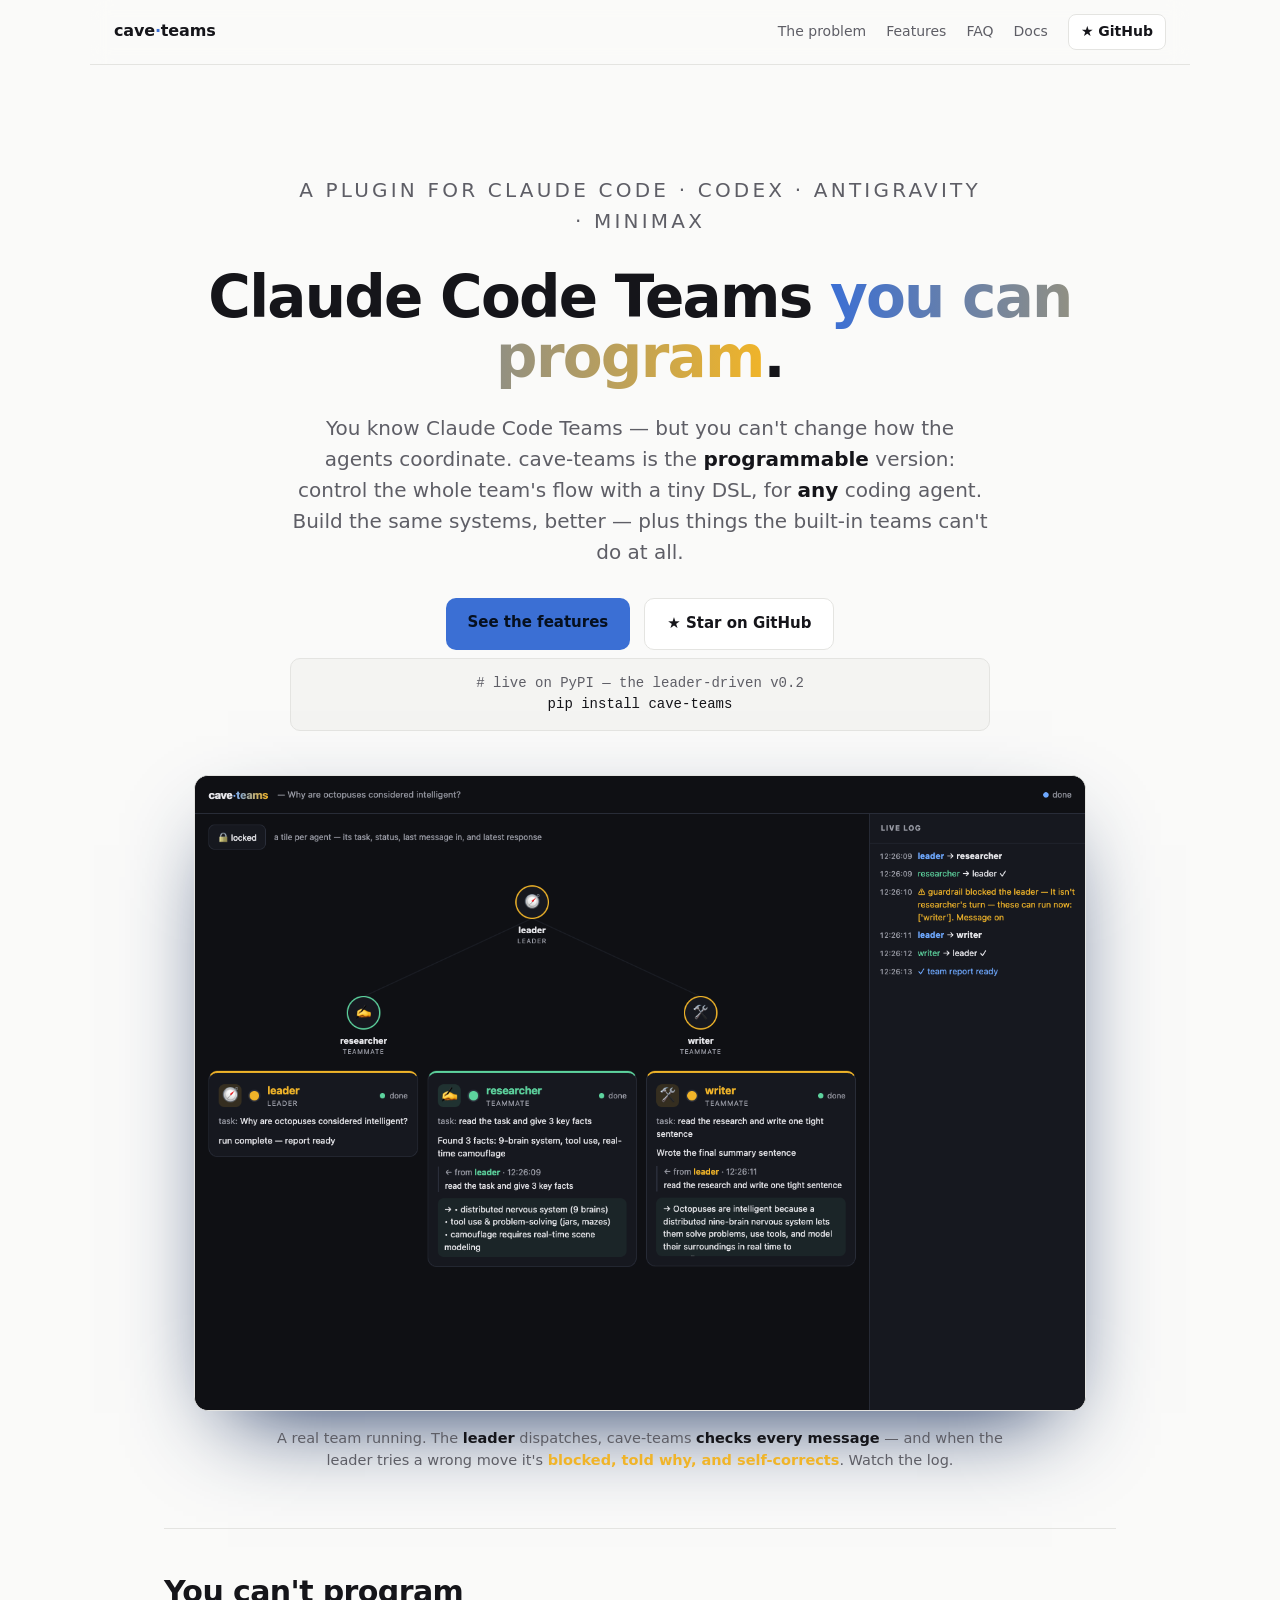
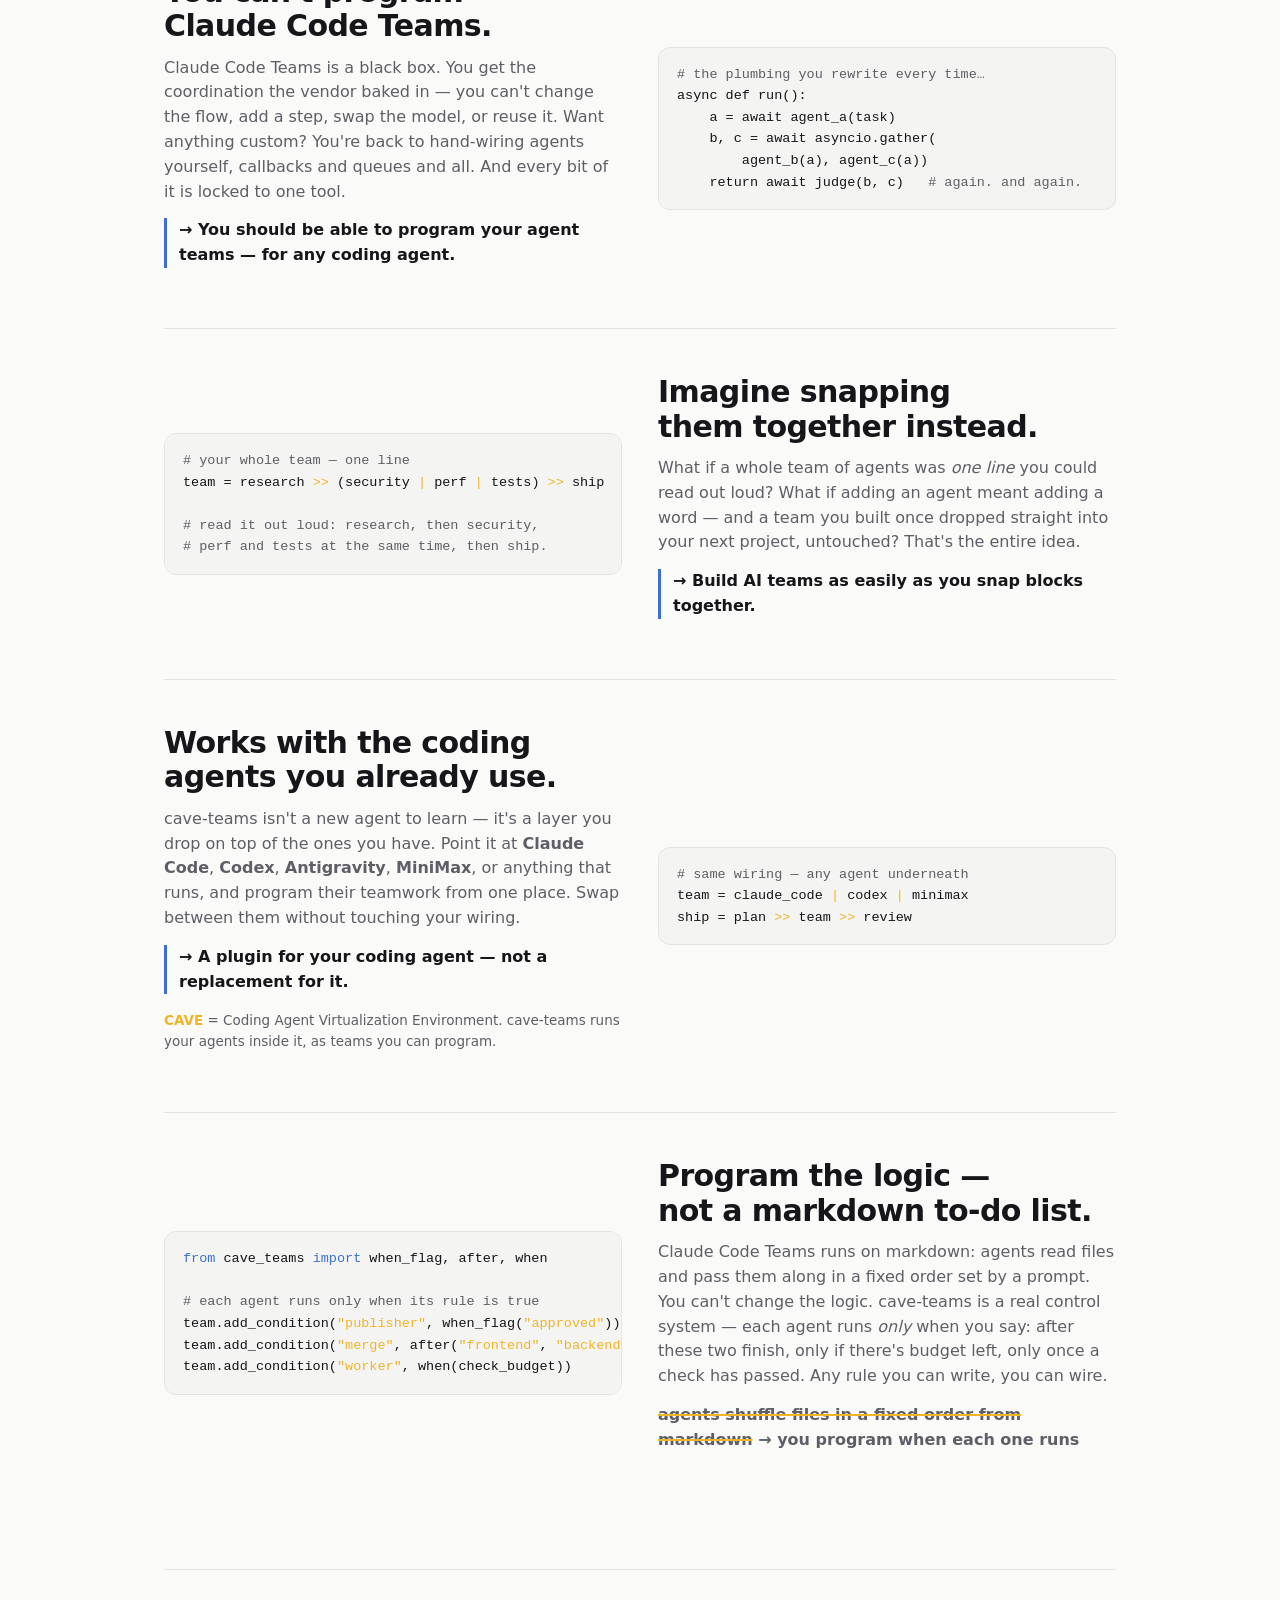
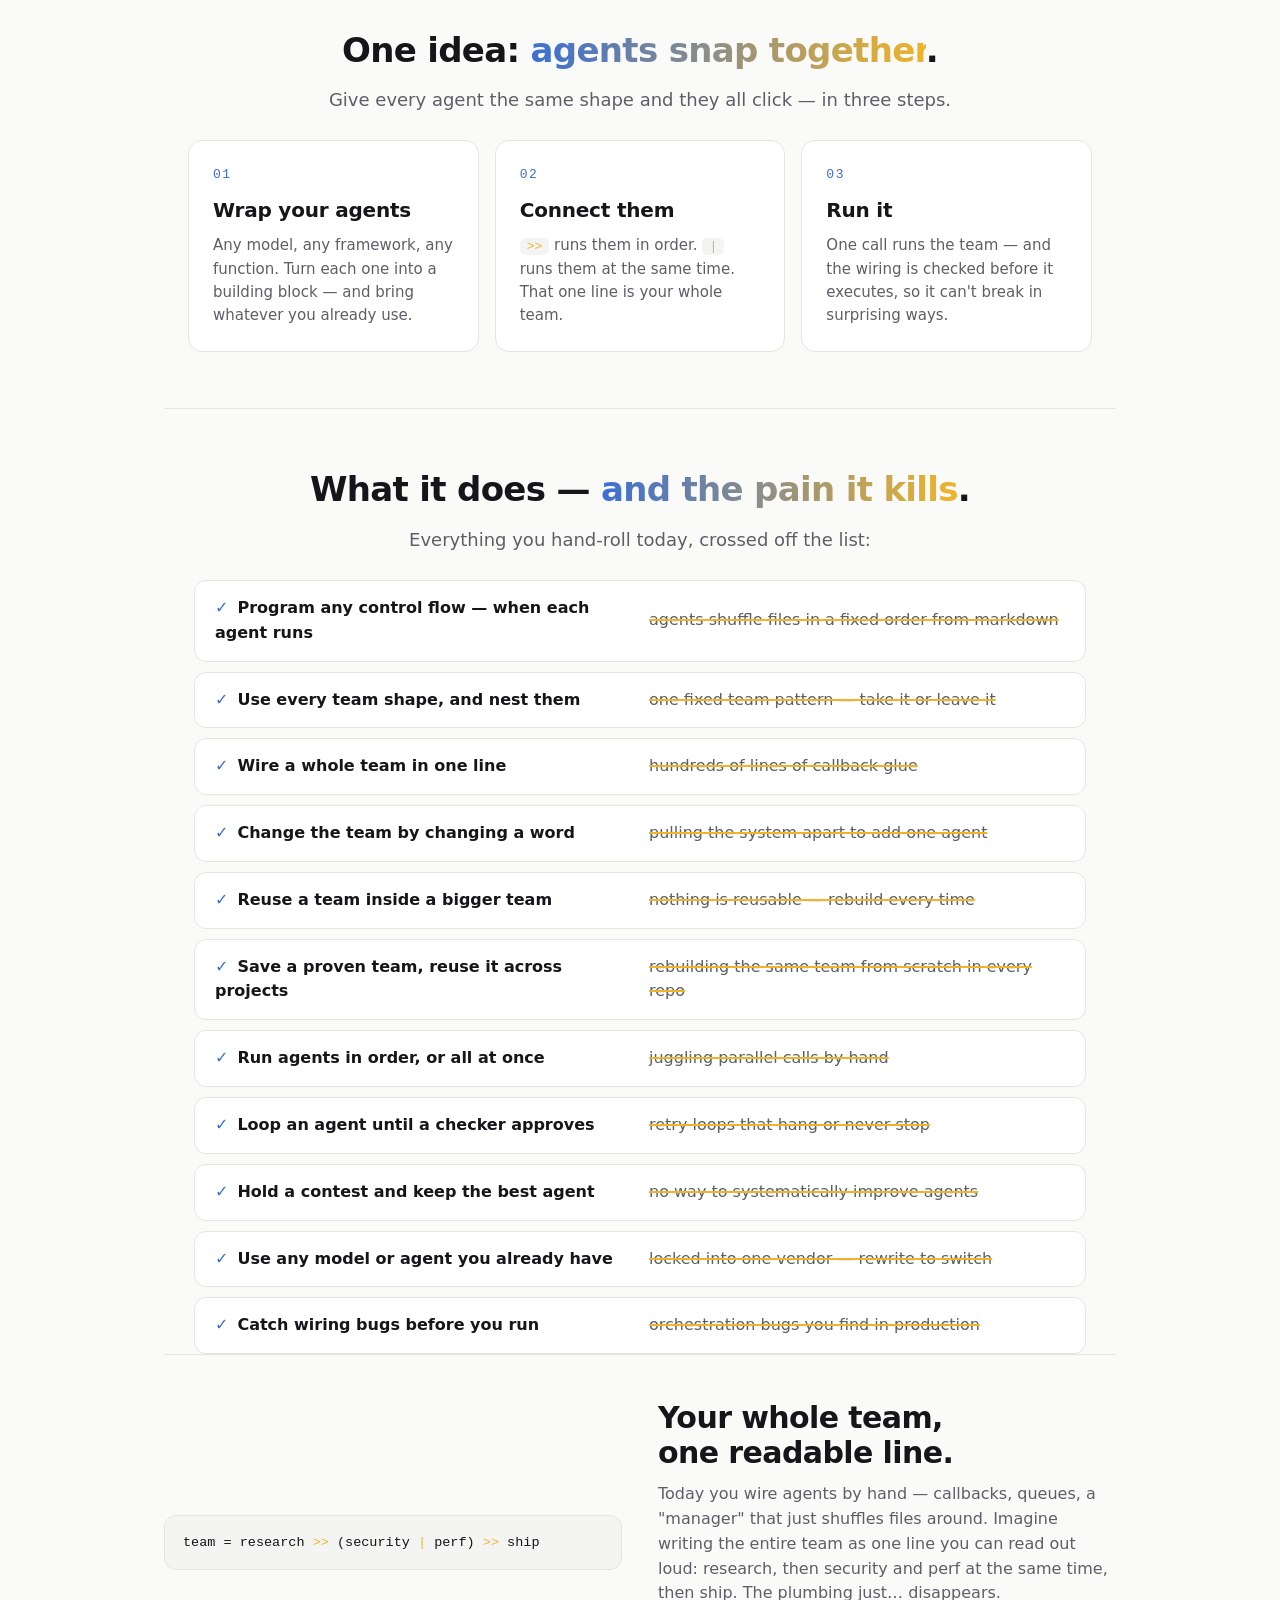
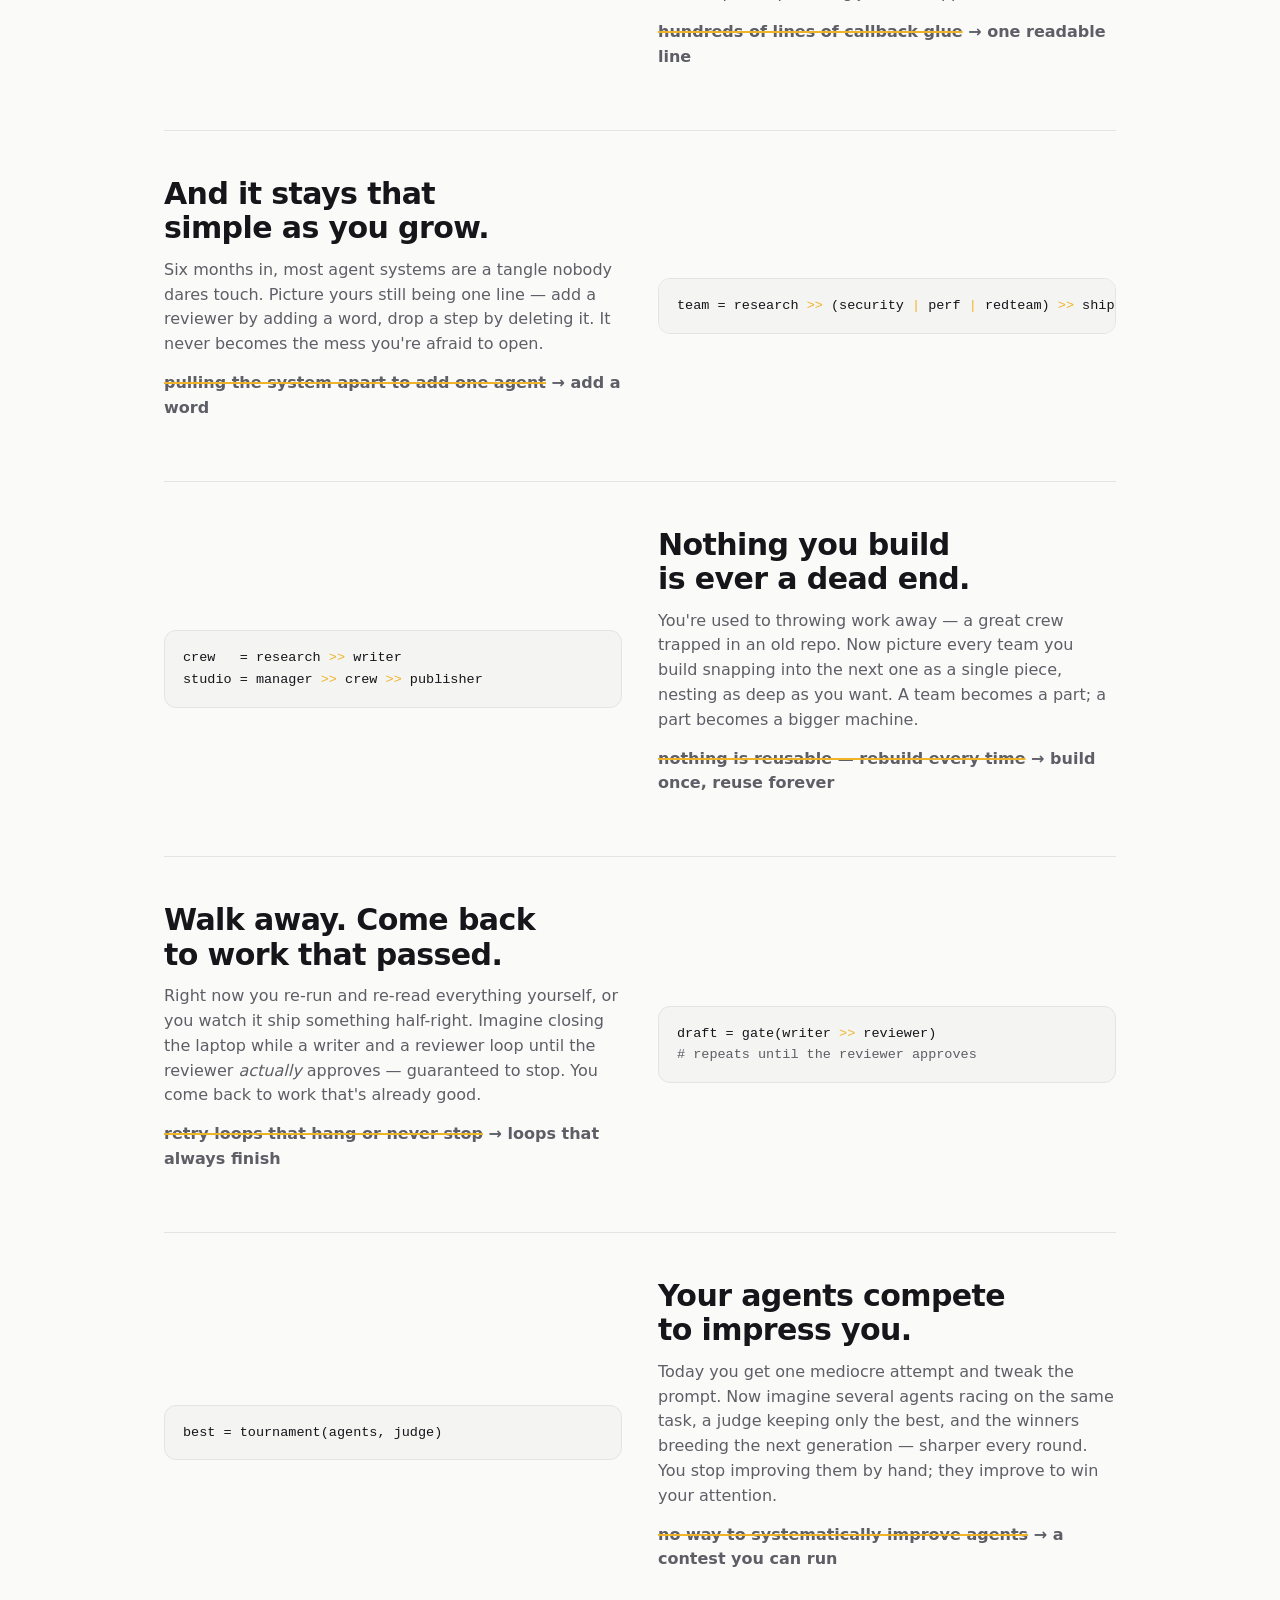
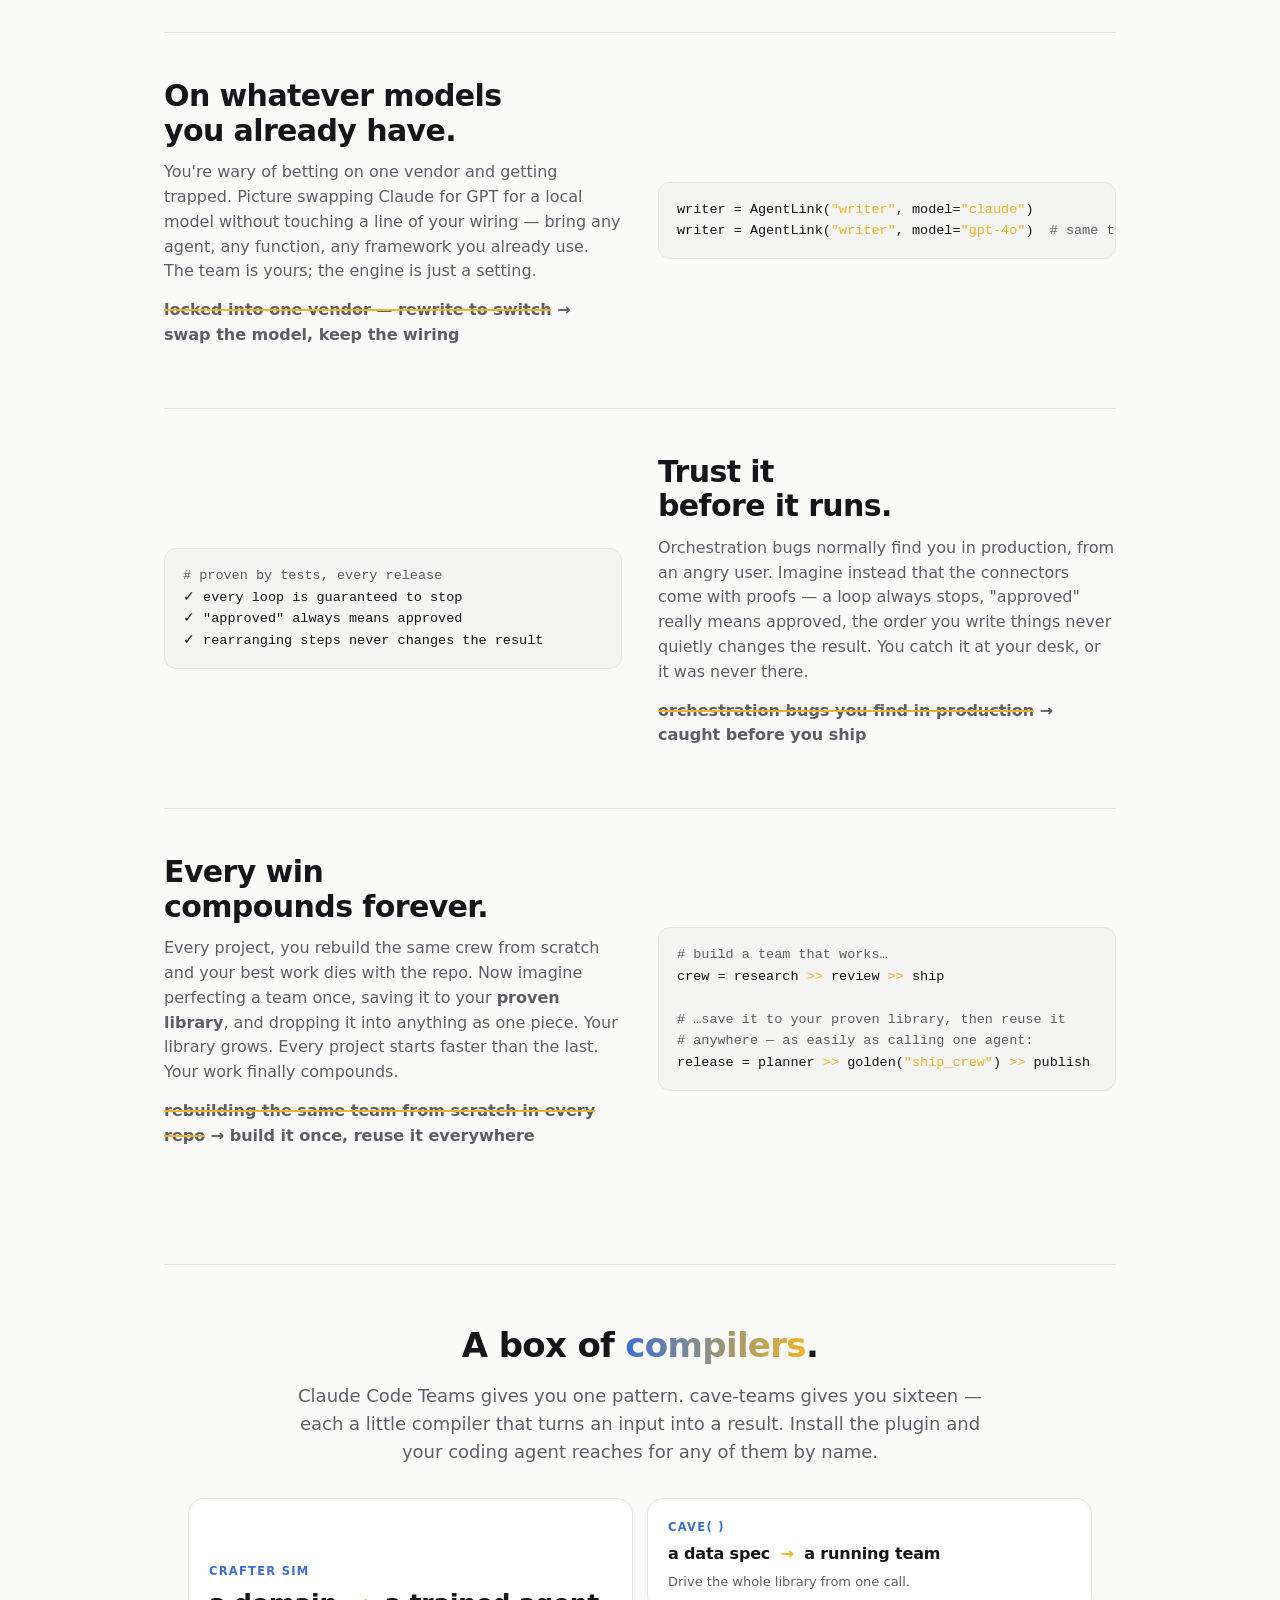
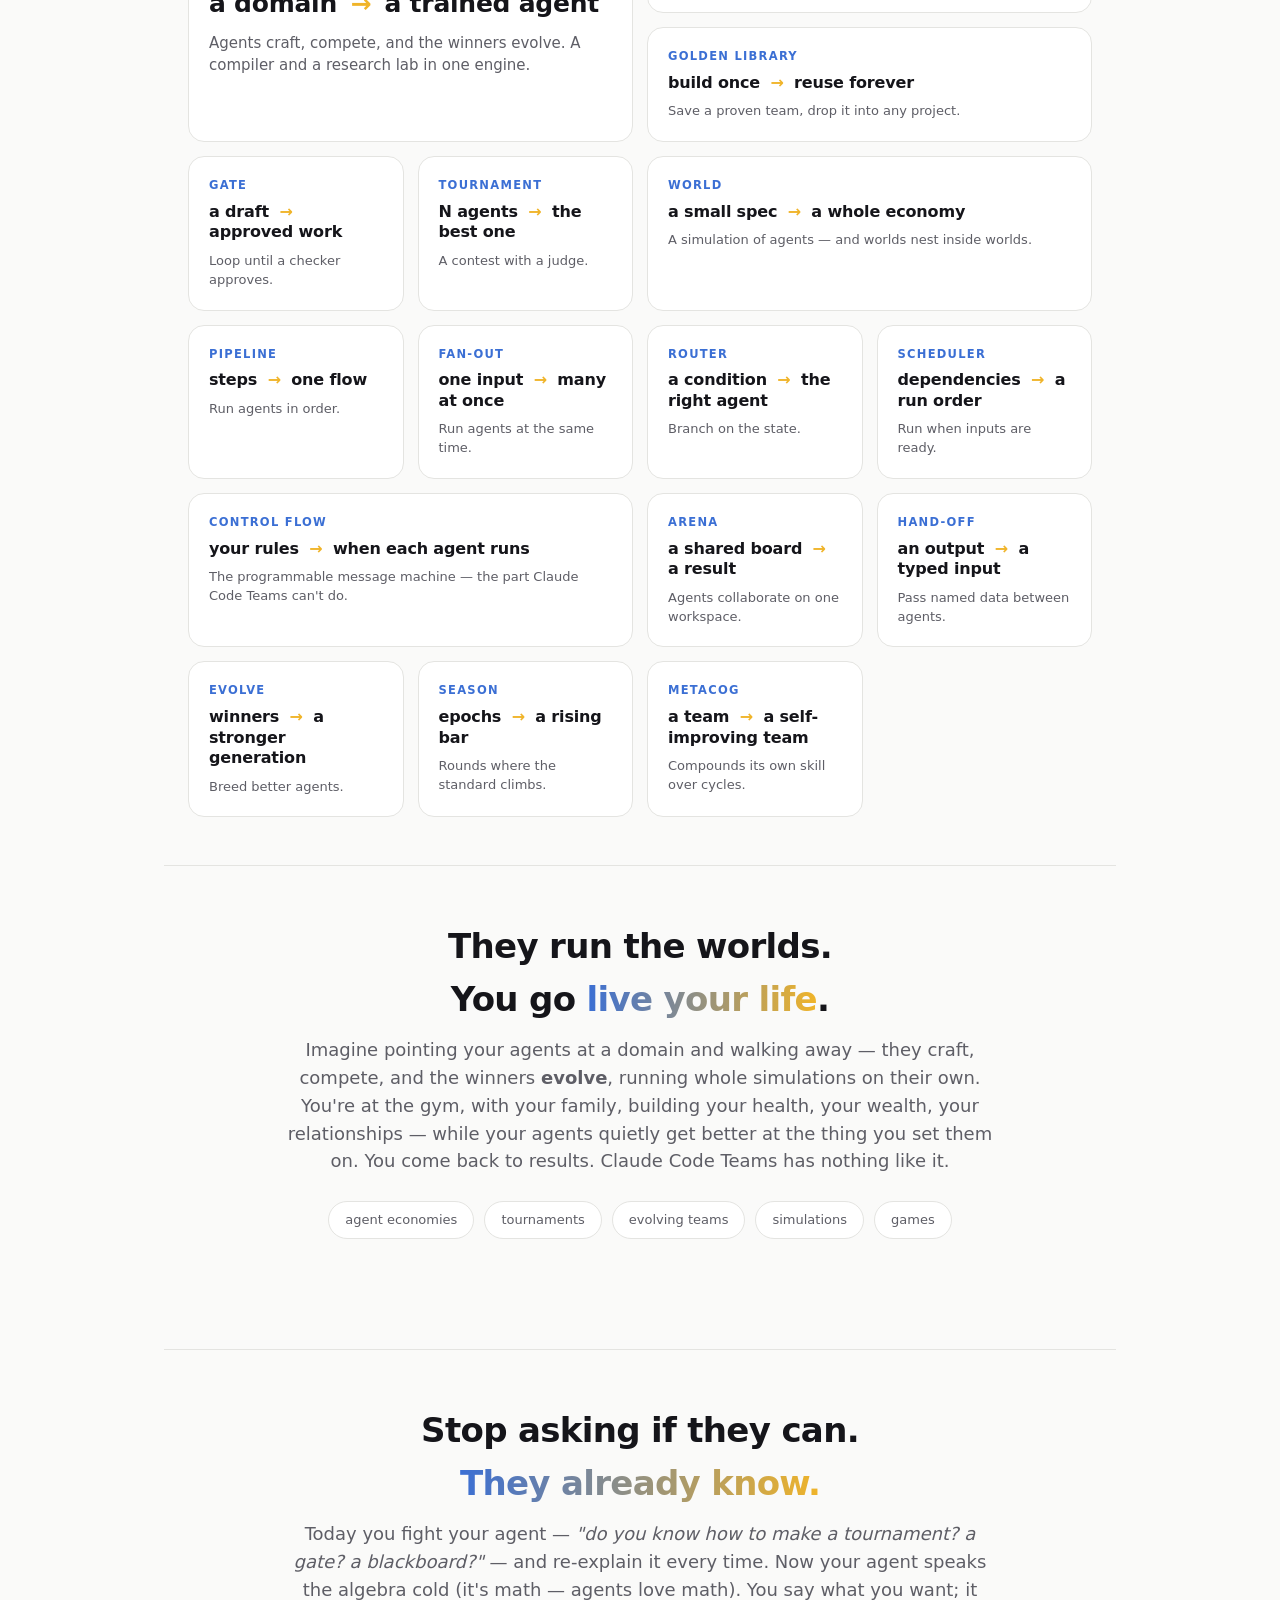
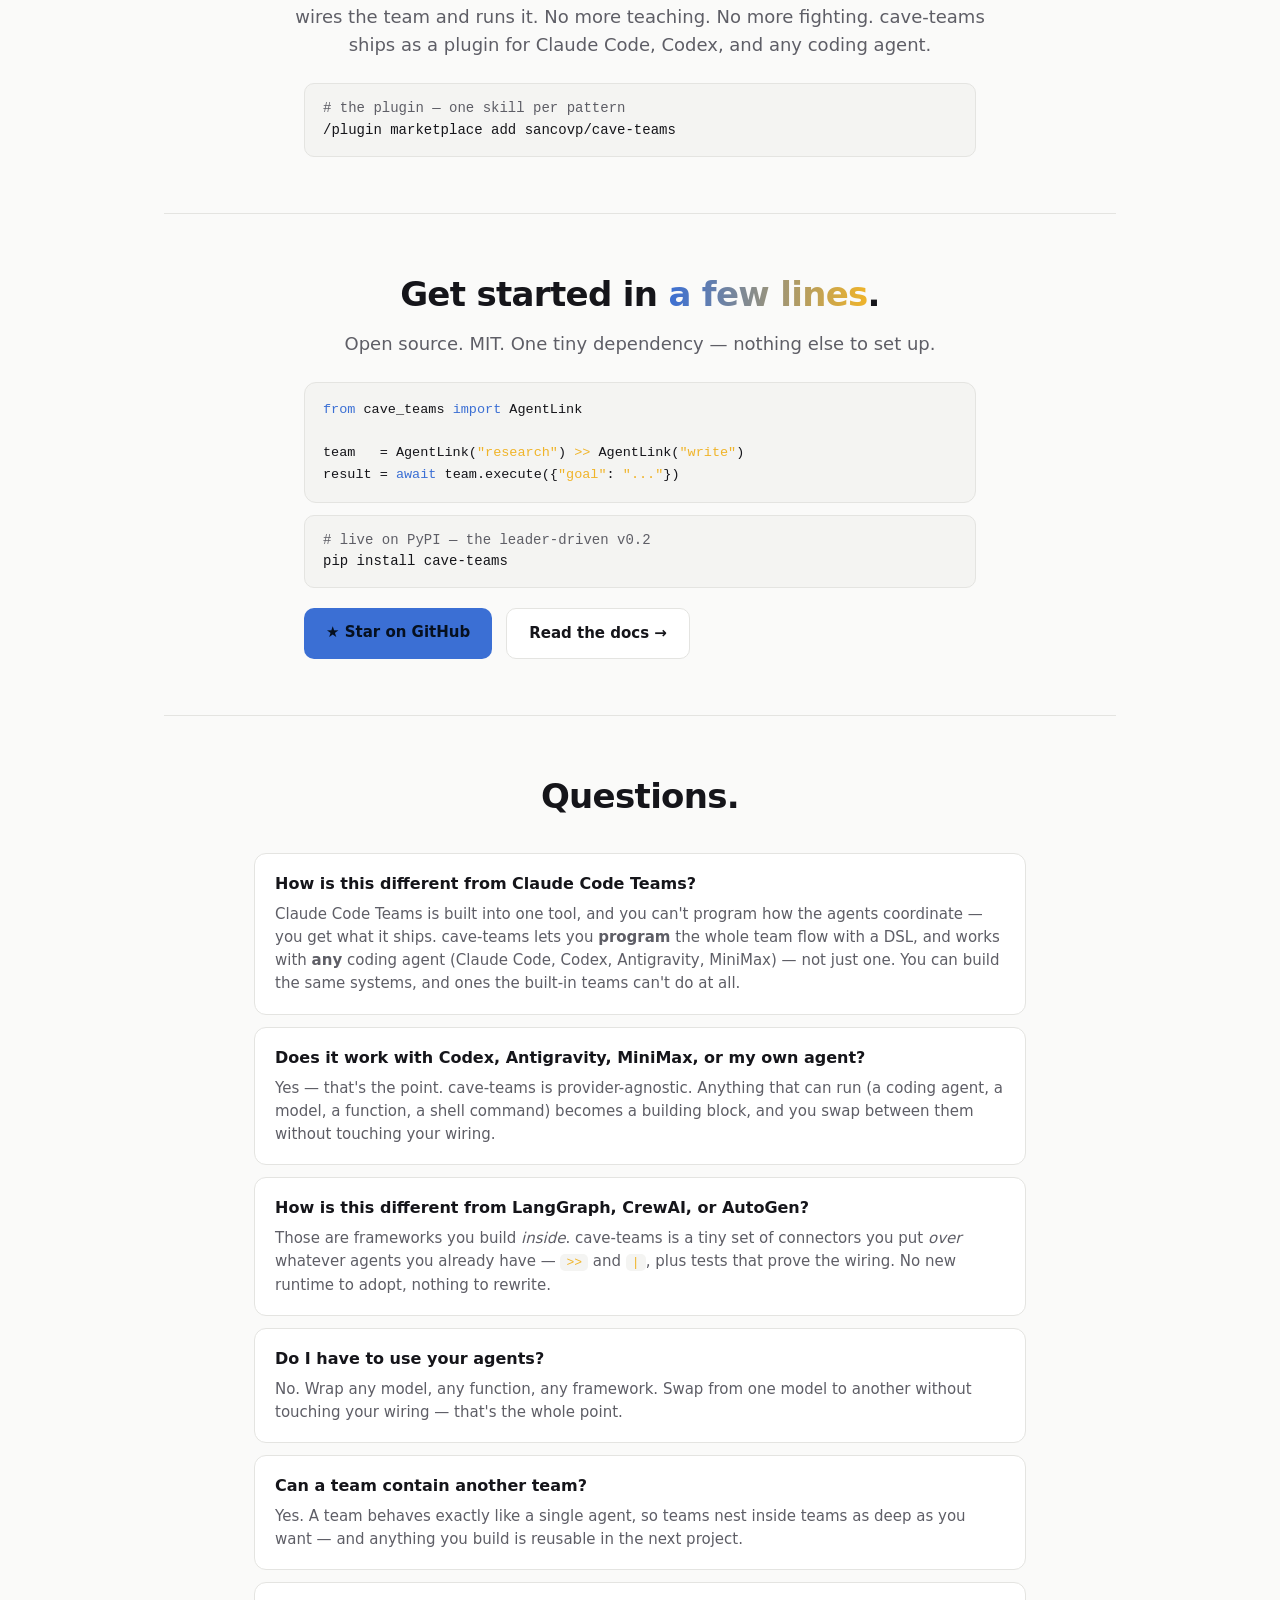
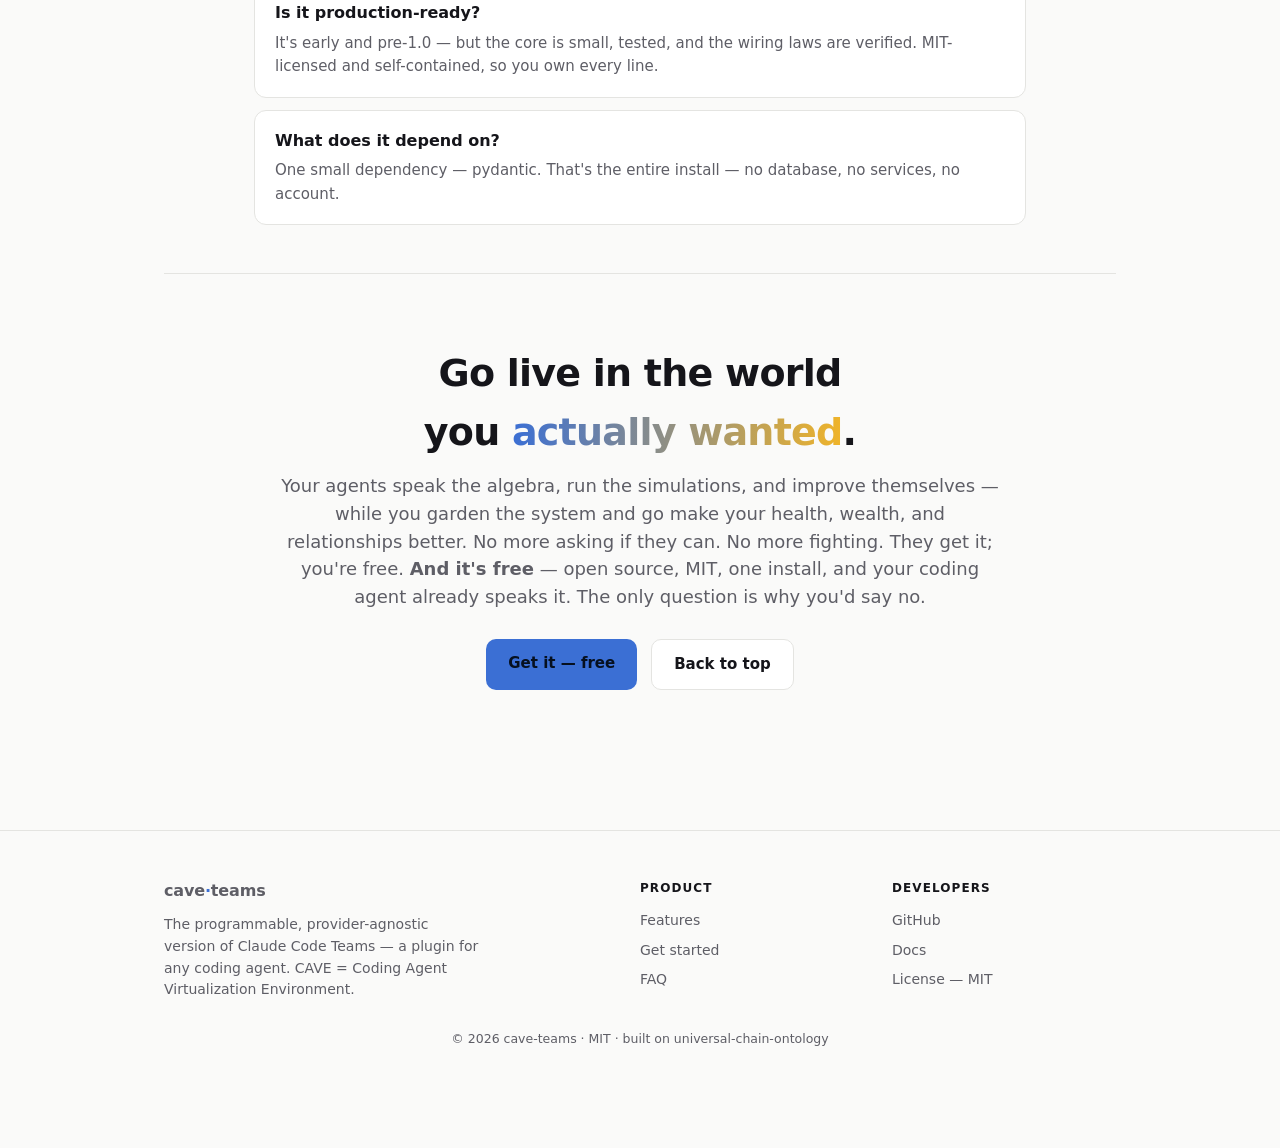
<file: site/index.html>
<!doctype html>
<html lang="en">
<head>
<meta charset="utf-8"/>
<meta name="viewport" content="width=device-width, initial-scale=1"/>
<title>cave-teams — Claude Code Teams you can program, for any coding agent</title>
<meta name="description" content="The programmable, provider-agnostic version of Claude Code Teams. Control agent-team flow with a tiny DSL — for Claude Code, Codex, Antigravity, MiniMax, or any coding agent."/>
<link rel="stylesheet" href="style.css"/>
</head>
<body>

<nav class="topnav">
  <a class="brand" href="#top">cave<span class="dot">·</span>teams</a>
  <div class="navlinks">
    <a href="#problem">The problem</a>
    <a href="#features">Features</a>
    <a href="#faq">FAQ</a>
    <a href="api/">Docs</a>
    <a class="gh" href="https://github.com/sancovp/cave-teams" target="_blank" rel="noopener">★ GitHub</a>
  </div>
</nav>

<!-- HERO -->
<header class="hero" id="top">
  <p class="eyebrow">A plugin for Claude Code · Codex · Antigravity · MiniMax</p>
  <h1>Claude Code Teams <span class="grad">you can program</span>.</h1>
  <p>You know Claude Code Teams — but you can't change how the agents coordinate. cave-teams is the
     <b>programmable</b> version: control the whole team's flow with a tiny DSL, for <b>any</b> coding
     agent. Build the same systems, better — plus things the built-in teams can't do at all.</p>
  <div class="cta">
    <a class="btn primary" href="#features">See the features</a>
    <a class="btn ghost" href="https://github.com/sancovp/cave-teams" target="_blank" rel="noopener">★ Star on GitHub</a>
  </div>
  <div class="install"><pre><span class="c"># live on PyPI — the leader-driven v0.2</span>
pip install cave-teams</pre></div>
  <figure class="demo">
    <video src="assets/dashboard.mp4" poster="assets/dashboard.png" autoplay loop muted playsinline></video>
    <figcaption>A real team running. The <b>leader</b> dispatches, cave-teams <b>checks every message</b> —
      and when the leader tries a wrong move it's <b class="gold">blocked, told why, and self-corrects</b>. Watch the log.</figcaption>
  </figure>
</header>

<main>

  <!-- THE ONE PROBLEM -->
  <section class="feat" id="problem">
    <div class="copy">
      <h2>You can't program<br/>Claude Code Teams.</h2>
      <p>Claude Code Teams is a black box. You get the coordination the vendor baked in — you can't change
         the flow, add a step, swap the model, or reuse it. Want anything custom? You're back to hand-wiring
         agents yourself, callbacks and queues and all. And every bit of it is locked to one tool.</p>
      <p class="tag">→ You should be able to <b>program</b> your agent teams — for <b>any</b> coding agent.</p>
    </div>
    <pre class="code"><span class="c"># the plumbing you rewrite every time…</span>
async def run():
    a = await agent_a(task)
    b, c = await asyncio.gather(
        agent_b(a), agent_c(a))
    return await judge(b, c)   <span class="c"># again. and again.</span></pre>
  </section>

  <!-- THE ONE DREAM -->
  <section class="feat alt">
    <div class="copy">
      <h2>Imagine snapping<br/>them together instead.</h2>
      <p>What if a whole team of agents was <i>one line</i> you could read out loud? What if adding an
         agent meant adding a word — and a team you built once dropped straight into your next project,
         untouched? That's the entire idea.</p>
      <p class="tag">→ Build AI teams as easily as you snap blocks together.</p>
    </div>
    <pre class="code"><span class="c"># your whole team — one line</span>
team = research <span class="o">>></span> (security <span class="o">|</span> perf <span class="o">|</span> tests) <span class="o">>></span> ship

<span class="c"># read it out loud: research, then security,</span>
<span class="c"># perf and tests at the same time, then ship.</span></pre>
  </section>

  <!-- WORKS WITH ANY CODING AGENT (provider-agnostic / plugin) -->
  <section class="feat">
    <div class="copy">
      <h2>Works with the coding<br/>agents you already use.</h2>
      <p>cave-teams isn't a new agent to learn — it's a layer you drop on top of the ones you have. Point
         it at <b>Claude Code</b>, <b>Codex</b>, <b>Antigravity</b>, <b>MiniMax</b>, or anything that runs,
         and program their teamwork from one place. Swap between them without touching your wiring.</p>
      <p class="tag">→ A plugin for your coding agent — not a replacement for it.</p>
      <p class="cave-note"><b>CAVE</b> = Coding Agent Virtualization Environment. cave-teams runs your
         agents inside it, as teams you can program.</p>
    </div>
    <pre class="code"><span class="c"># same wiring — any agent underneath</span>
team = claude_code <span class="o">|</span> codex <span class="o">|</span> minimax
ship = plan <span class="o">>></span> team <span class="o">>></span> review</pre>
  </section>

  <!-- PROGRAM THE CONTROL FLOW (the message state machine) -->
  <section class="feat alt">
    <div class="copy">
      <h2>Program the logic —<br/>not a markdown to-do list.</h2>
      <p>Claude Code Teams runs on markdown: agents read files and pass them along in a fixed order set by
         a prompt. You can't change the logic. cave-teams is a real control system — each agent runs
         <i>only</i> when you say: after these two finish, only if there's budget left, only once a check
         has passed. Any rule you can write, you can wire.</p>
      <p class="pain-line"><s>agents shuffle files in a fixed order from markdown</s> → you program when each one runs</p>
    </div>
    <pre class="code"><span class="k">from</span> cave_teams <span class="k">import</span> when_flag, after, when

<span class="c"># each agent runs only when its rule is true</span>
team.add_condition(<span class="o">"publisher"</span>, when_flag(<span class="o">"approved"</span>))      <span class="c"># after approval</span>
team.add_condition(<span class="o">"merge"</span>, after(<span class="o">"frontend"</span>, <span class="o">"backend"</span>))   <span class="c"># wait for both</span>
team.add_condition(<span class="o">"worker"</span>, when(check_budget))         <span class="c"># any rule you write</span></pre>
  </section>

  <!-- HOW IT WORKS — 3 steps -->
  <section class="band features-head">
    <h2>One idea: <span class="grad">agents snap together</span>.</h2>
    <p>Give every agent the same shape and they all click — in three steps.</p>
  </section>
  <div class="steps">
    <div class="step">
      <div class="n">01</div>
      <h3>Wrap your agents</h3>
      <p>Any model, any framework, any function. Turn each one into a building block — and bring whatever
         you already use.</p>
    </div>
    <div class="step">
      <div class="n">02</div>
      <h3>Connect them</h3>
      <p><code>&gt;&gt;</code> runs them in order. <code>|</code> runs them at the same time. That one line
         is your whole team.</p>
    </div>
    <div class="step">
      <div class="n">03</div>
      <h3>Run it</h3>
      <p>One call runs the team — and the wiring is checked before it executes, so it can't break in
         surprising ways.</p>
    </div>
  </div>

  <!-- WHAT IT DOES — the kill grid -->
  <section class="band features-head" id="features">
    <h2>What it does — <span class="grad">and the pain it kills</span>.</h2>
    <p>Everything you hand-roll today, crossed off the list:</p>
  </section>

  <div class="kills">
    <div class="kill"><div class="do">Program any control flow — when each agent runs</div><div class="pain">agents shuffle files in a fixed order from markdown</div></div>
    <div class="kill"><div class="do">Use every team shape, and nest them</div><div class="pain">one fixed team pattern — take it or leave it</div></div>
    <div class="kill"><div class="do">Wire a whole team in one line</div><div class="pain">hundreds of lines of callback glue</div></div>
    <div class="kill"><div class="do">Change the team by changing a word</div><div class="pain">pulling the system apart to add one agent</div></div>
    <div class="kill"><div class="do">Reuse a team inside a bigger team</div><div class="pain">nothing is reusable — rebuild every time</div></div>
    <div class="kill"><div class="do">Save a proven team, reuse it across projects</div><div class="pain">rebuilding the same team from scratch in every repo</div></div>
    <div class="kill"><div class="do">Run agents in order, or all at once</div><div class="pain">juggling parallel calls by hand</div></div>
    <div class="kill"><div class="do">Loop an agent until a checker approves</div><div class="pain">retry loops that hang or never stop</div></div>
    <div class="kill"><div class="do">Hold a contest and keep the best agent</div><div class="pain">no way to systematically improve agents</div></div>
    <div class="kill"><div class="do">Use any model or agent you already have</div><div class="pain">locked into one vendor — rewrite to switch</div></div>
    <div class="kill"><div class="do">Catch wiring bugs before you run</div><div class="pain">orchestration bugs you find in production</div></div>
  </div>

  <!-- FUNNEL SCROLL — each feature, plain -->
  <section class="feat alt">
    <div class="copy">
      <h2>Your whole team,<br/>one readable line.</h2>
      <p>Today you wire agents by hand — callbacks, queues, a "manager" that just shuffles files around.
         Imagine writing the entire team as one line you can read out loud: research, then security and
         perf at the same time, then ship. The plumbing just… disappears.</p>
      <p class="pain-line"><s>hundreds of lines of callback glue</s> → one readable line</p>
    </div>
    <pre class="code">team = research <span class="o">>></span> (security <span class="o">|</span> perf) <span class="o">>></span> ship</pre>
  </section>

  <section class="feat">
    <div class="copy">
      <h2>And it stays that<br/>simple as you grow.</h2>
      <p>Six months in, most agent systems are a tangle nobody dares touch. Picture yours still being one
         line — add a reviewer by adding a word, drop a step by deleting it. It never becomes the mess
         you're afraid to open.</p>
      <p class="pain-line"><s>pulling the system apart to add one agent</s> → add a word</p>
    </div>
    <pre class="code">team = research <span class="o">>></span> (security <span class="o">|</span> perf <span class="o">|</span> redteam) <span class="o">>></span> ship</pre>
  </section>

  <section class="feat alt">
    <div class="copy">
      <h2>Nothing you build<br/>is ever a dead end.</h2>
      <p>You're used to throwing work away — a great crew trapped in an old repo. Now picture every team
         you build snapping into the next one as a single piece, nesting as deep as you want. A team
         becomes a part; a part becomes a bigger machine.</p>
      <p class="pain-line"><s>nothing is reusable — rebuild every time</s> → build once, reuse forever</p>
    </div>
    <pre class="code">crew   = research <span class="o">>></span> writer
studio = manager <span class="o">>></span> crew <span class="o">>></span> publisher</pre>
  </section>

  <section class="feat">
    <div class="copy">
      <h2>Walk away. Come back<br/>to work that passed.</h2>
      <p>Right now you re-run and re-read everything yourself, or you watch it ship something half-right.
         Imagine closing the laptop while a writer and a reviewer loop until the reviewer <i>actually</i>
         approves — guaranteed to stop. You come back to work that's already good.</p>
      <p class="pain-line"><s>retry loops that hang or never stop</s> → loops that always finish</p>
    </div>
    <pre class="code">draft = gate(writer <span class="o">>></span> reviewer)
<span class="c"># repeats until the reviewer approves</span></pre>
  </section>

  <section class="feat alt">
    <div class="copy">
      <h2>Your agents compete<br/>to impress you.</h2>
      <p>Today you get one mediocre attempt and tweak the prompt. Now imagine several agents racing on the
         same task, a judge keeping only the best, and the winners breeding the next generation — sharper
         every round. You stop improving them by hand; they improve to win your attention.</p>
      <p class="pain-line"><s>no way to systematically improve agents</s> → a contest you can run</p>
    </div>
    <pre class="code">best = tournament(agents, judge)</pre>
  </section>

  <section class="feat">
    <div class="copy">
      <h2>On whatever models<br/>you already have.</h2>
      <p>You're wary of betting on one vendor and getting trapped. Picture swapping Claude for GPT for a
         local model without touching a line of your wiring — bring any agent, any function, any framework
         you already use. The team is yours; the engine is just a setting.</p>
      <p class="pain-line"><s>locked into one vendor — rewrite to switch</s> → swap the model, keep the wiring</p>
    </div>
    <pre class="code">writer = AgentLink(<span class="o">"writer"</span>, model=<span class="o">"claude"</span>)
writer = AgentLink(<span class="o">"writer"</span>, model=<span class="o">"gpt-4o"</span>)  <span class="c"># same team</span></pre>
  </section>

  <section class="feat alt">
    <div class="copy">
      <h2>Trust it<br/>before it runs.</h2>
      <p>Orchestration bugs normally find you in production, from an angry user. Imagine instead that the
         connectors come with proofs — a loop always stops, "approved" really means approved, the order
         you write things never quietly changes the result. You catch it at your desk, or it was never there.</p>
      <p class="pain-line"><s>orchestration bugs you find in production</s> → caught before you ship</p>
    </div>
    <pre class="code"><span class="c"># proven by tests, every release</span>
✓ every loop is guaranteed to stop
✓ "approved" always means approved
✓ rearranging steps never changes the result</pre>
  </section>

  <section class="feat">
    <div class="copy">
      <h2>Every win<br/>compounds forever.</h2>
      <p>Every project, you rebuild the same crew from scratch and your best work dies with the repo. Now
         imagine perfecting a team once, saving it to your <b>proven library</b>, and dropping it into
         anything as one piece. Your library grows. Every project starts faster than the last. Your work
         finally compounds.</p>
      <p class="pain-line"><s>rebuilding the same team from scratch in every repo</s> → build it once, reuse it everywhere</p>
    </div>
    <pre class="code"><span class="c"># build a team that works…</span>
crew = research <span class="o">>></span> review <span class="o">>></span> ship

<span class="c"># …save it to your proven library, then reuse it</span>
<span class="c"># anywhere — as easily as calling one agent:</span>
release = planner <span class="o">>></span> golden(<span class="o">"ship_crew"</span>) <span class="o">>></span> publish</pre>
  </section>

  <!-- THE COMPILERS BENTO -->
  <section class="band features-head">
    <h2>A box of <span class="grad">compilers</span>.</h2>
    <p>Claude Code Teams gives you one pattern. cave-teams gives you sixteen — each a little compiler
       that turns an input into a result. Install the plugin and your coding agent reaches for any of
       them by name.</p>
  </section>
  <div class="bento">
    <div class="cell big">
      <div class="kicker">Crafter sim</div>
      <div class="io">a domain <span class="arr">→</span> a trained agent</div>
      <p>Agents craft, compete, and the winners evolve. A compiler and a research lab in one engine.</p>
    </div>
    <div class="cell wide">
      <div class="kicker">cave( )</div>
      <div class="io">a data spec <span class="arr">→</span> a running team</div>
      <p>Drive the whole library from one call.</p>
    </div>
    <div class="cell wide">
      <div class="kicker">Golden library</div>
      <div class="io">build once <span class="arr">→</span> reuse forever</div>
      <p>Save a proven team, drop it into any project.</p>
    </div>
    <div class="cell">
      <div class="kicker">Gate</div>
      <div class="io">a draft <span class="arr">→</span> approved work</div>
      <p>Loop until a checker approves.</p>
    </div>
    <div class="cell">
      <div class="kicker">Tournament</div>
      <div class="io">N agents <span class="arr">→</span> the best one</div>
      <p>A contest with a judge.</p>
    </div>
    <div class="cell wide">
      <div class="kicker">World</div>
      <div class="io">a small spec <span class="arr">→</span> a whole economy</div>
      <p>A simulation of agents — and worlds nest inside worlds.</p>
    </div>
    <div class="cell">
      <div class="kicker">Pipeline</div>
      <div class="io">steps <span class="arr">→</span> one flow</div>
      <p>Run agents in order.</p>
    </div>
    <div class="cell">
      <div class="kicker">Fan-out</div>
      <div class="io">one input <span class="arr">→</span> many at once</div>
      <p>Run agents at the same time.</p>
    </div>
    <div class="cell">
      <div class="kicker">Router</div>
      <div class="io">a condition <span class="arr">→</span> the right agent</div>
      <p>Branch on the state.</p>
    </div>
    <div class="cell wide">
      <div class="kicker">Control flow</div>
      <div class="io">your rules <span class="arr">→</span> when each agent runs</div>
      <p>The programmable message machine — the part Claude Code Teams can't do.</p>
    </div>
    <div class="cell">
      <div class="kicker">Scheduler</div>
      <div class="io">dependencies <span class="arr">→</span> a run order</div>
      <p>Run when inputs are ready.</p>
    </div>
    <div class="cell">
      <div class="kicker">Arena</div>
      <div class="io">a shared board <span class="arr">→</span> a result</div>
      <p>Agents collaborate on one workspace.</p>
    </div>
    <div class="cell">
      <div class="kicker">Hand-off</div>
      <div class="io">an output <span class="arr">→</span> a typed input</div>
      <p>Pass named data between agents.</p>
    </div>
    <div class="cell">
      <div class="kicker">Evolve</div>
      <div class="io">winners <span class="arr">→</span> a stronger generation</div>
      <p>Breed better agents.</p>
    </div>
    <div class="cell">
      <div class="kicker">Season</div>
      <div class="io">epochs <span class="arr">→</span> a rising bar</div>
      <p>Rounds where the standard climbs.</p>
    </div>
    <div class="cell">
      <div class="kicker">Metacog</div>
      <div class="io">a team <span class="arr">→</span> a self-improving team</div>
      <p>Compounds its own skill over cycles.</p>
    </div>
  </div>

  <!-- GAMES & SIMULATIONS -->
  <section class="band">
    <h2>They run the worlds.<br/>You go <span class="grad">live your life</span>.</h2>
    <p>Imagine pointing your agents at a domain and walking away — they craft, compete, and the winners
       <b>evolve</b>, running whole simulations on their own. You're at the gym, with your family, building
       your health, your wealth, your relationships — while your agents quietly get better at the thing you
       set them on. You come back to results. Claude Code Teams has nothing like it.</p>
    <div class="chips">
      <span class="chip">agent economies</span>
      <span class="chip">tournaments</span>
      <span class="chip">evolving teams</span>
      <span class="chip">simulations</span>
      <span class="chip">games</span>
    </div>
  </section>

  <!-- THE PLUGIN: your agent learns it -->
  <section class="band features-head">
    <h2>Stop asking if they can.<br/><span class="grad">They already know.</span></h2>
    <p>Today you fight your agent — <i>"do you know how to make a tournament? a gate? a blackboard?"</i> —
       and re-explain it every time. Now your agent speaks the algebra cold (it's math — agents love math).
       You say what you want; it wires the team and runs it. No more teaching. No more fighting. cave-teams
       ships as a plugin for Claude Code, Codex, and any coding agent.</p>
  </section>
  <div class="get">
    <div class="install"><pre><span class="c"># the plugin — one skill per pattern</span>
/plugin marketplace add sancovp/cave-teams</pre></div>
  </div>

  <!-- GET STARTED -->
  <section class="band features-head" id="start">
    <h2>Get started in <span class="grad">a few lines</span>.</h2>
    <p>Open source. MIT. One tiny dependency — nothing else to set up.</p>
  </section>
  <div class="get">
    <pre class="code"><span class="k">from</span> cave_teams <span class="k">import</span> AgentLink

team   = AgentLink(<span class="o">"research"</span>) <span class="o">>></span> AgentLink(<span class="o">"write"</span>)
result = <span class="k">await</span> team.execute({<span class="o">"goal"</span>: <span class="o">"..."</span>})</pre>
    <div class="install"><pre><span class="c"># live on PyPI — the leader-driven v0.2</span>
pip install cave-teams</pre></div>
    <div class="cta">
      <a class="btn primary" href="https://github.com/sancovp/cave-teams" target="_blank" rel="noopener">★ Star on GitHub</a>
      <a class="btn ghost" href="https://github.com/sancovp/cave-teams" target="_blank" rel="noopener">Read the docs →</a>
    </div>
  </div>

  <!-- FAQ -->
  <section class="band features-head" id="faq">
    <h2>Questions.</h2>
  </section>
  <div class="faq">
    <div class="qa">
      <p class="q">How is this different from Claude Code Teams?</p>
      <p class="a">Claude Code Teams is built into one tool, and you can't program how the agents coordinate
         — you get what it ships. cave-teams lets you <b>program</b> the whole team flow with a DSL, and
         works with <b>any</b> coding agent (Claude Code, Codex, Antigravity, MiniMax) — not just one. You
         can build the same systems, and ones the built-in teams can't do at all.</p>
    </div>
    <div class="qa">
      <p class="q">Does it work with Codex, Antigravity, MiniMax, or my own agent?</p>
      <p class="a">Yes — that's the point. cave-teams is provider-agnostic. Anything that can run (a coding
         agent, a model, a function, a shell command) becomes a building block, and you swap between them
         without touching your wiring.</p>
    </div>
    <div class="qa">
      <p class="q">How is this different from LangGraph, CrewAI, or AutoGen?</p>
      <p class="a">Those are frameworks you build <i>inside</i>. cave-teams is a tiny set of connectors you
         put <i>over</i> whatever agents you already have — <code>&gt;&gt;</code> and <code>|</code>, plus
         tests that prove the wiring. No new runtime to adopt, nothing to rewrite.</p>
    </div>
    <div class="qa">
      <p class="q">Do I have to use your agents?</p>
      <p class="a">No. Wrap any model, any function, any framework. Swap from one model to another without
         touching your wiring — that's the whole point.</p>
    </div>
    <div class="qa">
      <p class="q">Can a team contain another team?</p>
      <p class="a">Yes. A team behaves exactly like a single agent, so teams nest inside teams as deep as
         you want — and anything you build is reusable in the next project.</p>
    </div>
    <div class="qa">
      <p class="q">Is it production-ready?</p>
      <p class="a">It's early and pre-1.0 — but the core is small, tested, and the wiring laws are
         verified. MIT-licensed and self-contained, so you own every line.</p>
    </div>
    <div class="qa">
      <p class="q">What does it depend on?</p>
      <p class="a">One small dependency — pydantic. That's the entire install — no database, no services,
         no account.</p>
    </div>
  </div>

  <!-- CLOSE -->
  <section class="band close">
    <h2>Go live in the world<br/>you <span class="grad">actually wanted</span>.</h2>
    <p>Your agents speak the algebra, run the simulations, and improve themselves — while you garden the
       system and go make your health, wealth, and relationships better. No more asking if they can. No
       more fighting. They get it; you're free. <b>And it's free</b> — open source, MIT, one install, and
       your coding agent already speaks it. The only question is why you'd say no.</p>
    <div class="cta">
      <a class="btn primary" href="https://github.com/sancovp/cave-teams" target="_blank" rel="noopener">Get it — free</a>
      <a class="btn ghost" href="#top">Back to top</a>
    </div>
  </section>

</main>

<footer>
  <div class="foot">
    <div class="col brandcol">
      <a class="brand" href="#top">cave<span class="dot">·</span>teams</a>
      <p>The programmable, provider-agnostic version of Claude Code Teams — a plugin for any coding agent.
         CAVE = Coding Agent Virtualization Environment.</p>
    </div>
    <div class="col">
      <h4>Product</h4>
      <a href="#features">Features</a>
      <a href="#start">Get started</a>
      <a href="#faq">FAQ</a>
    </div>
    <div class="col">
      <h4>Developers</h4>
      <a href="https://github.com/sancovp/cave-teams" target="_blank" rel="noopener">GitHub</a>
      <a href="https://github.com/sancovp/cave-teams" target="_blank" rel="noopener">Docs</a>
      <a href="https://github.com/sancovp/cave-teams" target="_blank" rel="noopener">License — MIT</a>
    </div>
  </div>
  <div class="footbar">© 2026 cave-teams · MIT · built on universal-chain-ontology</div>
</footer>

</body>
</html>
</file>
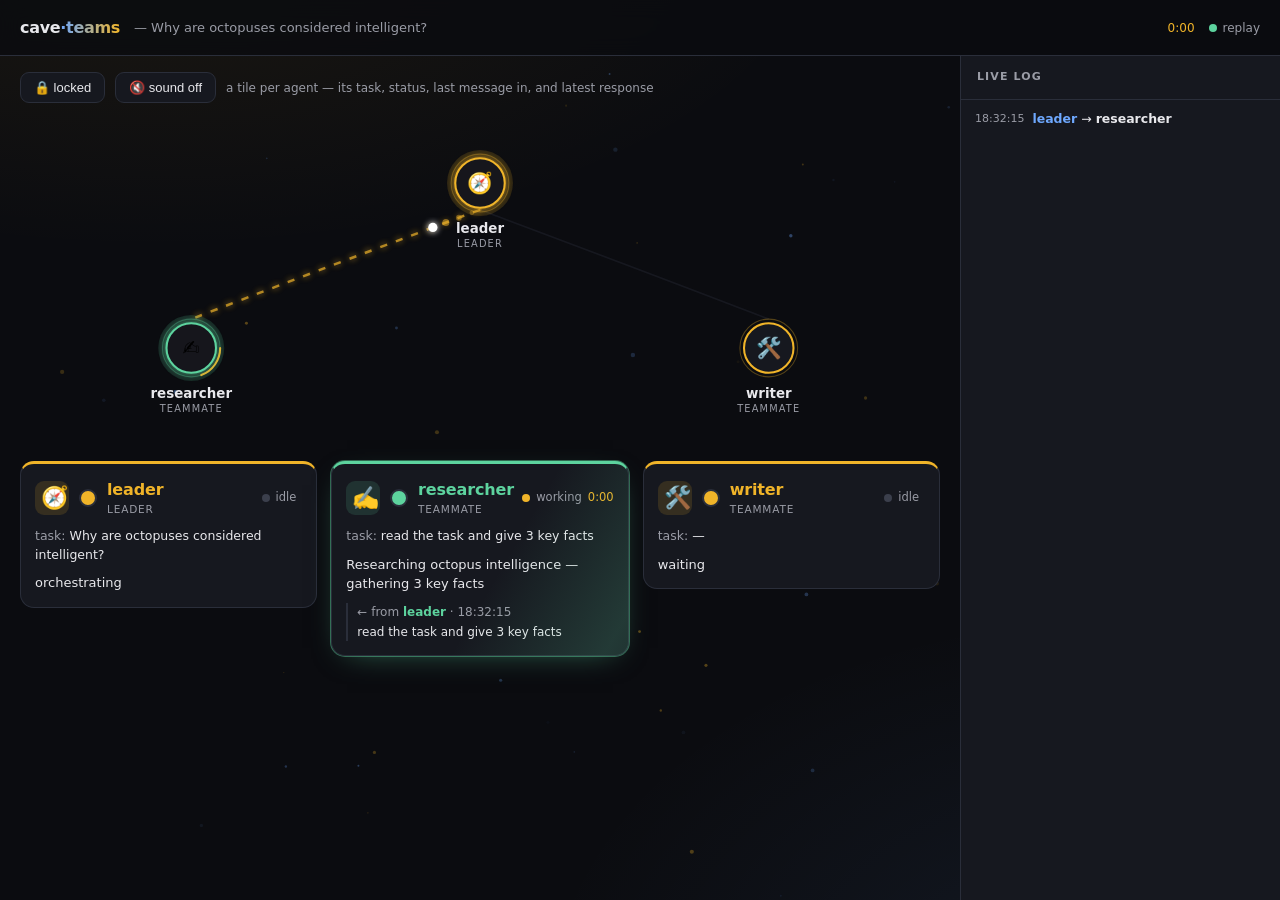
<file: cave_teams/gallery.html>
<!doctype html>
<html lang="en">
<head>
<meta charset="utf-8">
<meta name="viewport" content="width=device-width, initial-scale=1">
<link rel="icon" href="data:image/svg+xml,<svg xmlns=%22http://www.w3.org/2000/svg%22 viewBox=%220 0 100 100%22><text y=%22.9em%22 font-size=%2290%22>🧭</text></svg>">
<title>cave-teams · live team</title>
<style>
  :root {
    --bg:#0b0c10; --panel:#16181f; --panel2:#1c1f28; --border:#2a2e3a;
    --text:#e8e8ec; --muted:#9a9ca6; --accent:#6ea8fe; --gold:#f0b429;
    --green:#5dd39e; --red:#f4677a;
  }
  * { box-sizing:border-box; }
  body { margin:0; color:var(--text); line-height:1.5;
    font-family:ui-sans-serif,system-ui,-apple-system,"Segoe UI",Roboto,sans-serif;
    background:
      radial-gradient(1100px 520px at 12% -8%, rgba(240,180,41,.075), transparent 62%),
      radial-gradient(950px 640px at 88% 112%, rgba(110,168,254,.085), transparent 62%),
      var(--bg); }
  .mono { font-family:ui-monospace,"SF Mono","JetBrains Mono",Menlo,monospace; }

  /* ambient dust canvas sits under everything (draw loop skips the blurred header region) */
  #dust { position:fixed; inset:0; z-index:0; pointer-events:none; }
  header, .app { position:relative; z-index:1; }

  header { display:flex; align-items:center; gap:14px; padding:12px 20px;
    background:color-mix(in srgb,var(--bg) 80%,transparent); backdrop-filter:blur(10px);
    border-bottom:1px solid var(--border); position:sticky; top:0; z-index:5; height:56px; }
  header .logo { font-weight:800; letter-spacing:-.02em; }
  header .grad { background:linear-gradient(90deg,var(--accent),var(--gold));
    -webkit-background-clip:text; background-clip:text; color:transparent; }
  body.celebrate header .grad { background:linear-gradient(90deg,var(--gold),#ffe9b0,var(--gold));
    background-size:200% 100%; -webkit-background-clip:text; background-clip:text;
    animation:shimmer 2.2s linear infinite; }
  @keyframes shimmer { to { background-position:-200% 0; } }
  header .task { color:var(--muted); font-size:13px; max-width:46ch; overflow:hidden; text-overflow:ellipsis; white-space:nowrap; }
  header #clock { margin-left:auto; font-size:12px; color:var(--gold); font-variant-numeric:tabular-nums; }
  header #status { font-size:12px; color:var(--muted); display:flex; align-items:center; gap:6px; }
  #status .dot { width:8px; height:8px; border-radius:50%; background:var(--green); }
  #status.live .dot { animation:pulse 1.2s infinite; }
  #status.done .dot { background:var(--accent); }
  @keyframes pulse { 50%{opacity:.3;} }

  .app { display:grid; grid-template-columns:1fr 320px; min-height:calc(100vh - 56px); }
  .stage { padding:16px 20px; min-width:0; }
  .toolbar { display:flex; align-items:center; gap:10px; margin-bottom:14px; flex-wrap:wrap; }
  .toolbar .hint { color:var(--muted); font-size:12px; }
  .btn { display:inline-flex; align-items:center; gap:7px; border:1px solid var(--border);
    background:var(--panel); color:var(--text); border-radius:9px; padding:7px 13px; font-size:13px;
    cursor:pointer; user-select:none; }
  .btn:hover { border-color:color-mix(in srgb,var(--accent) 45%,var(--border)); }
  body.unlocked .btn.lock { border-color:var(--gold); color:var(--gold); }

  /* ── the team graph ── */
  #graph { width:100%; height:330px; display:block; margin:0 0 14px; }
  #graph .edge { fill:none; stroke:var(--border); stroke-width:1.6; opacity:.38; }
  #graph .edge.active { stroke:var(--gold); stroke-width:2.4; opacity:1; filter:url(#glow);
    stroke-dasharray:7 9; animation:dashflow .5s linear infinite; }
  @keyframes dashflow { to { stroke-dashoffset:-32; } }
  #graph .gnode { cursor:pointer; }
  #graph .gnode .halo { fill:var(--c,var(--accent)); opacity:0; transition:opacity .3s; }
  #graph .gnode.glow .halo { opacity:.15; }
  #graph .gnode .ring { fill:none; stroke:color-mix(in srgb,var(--c,var(--accent)) 32%,transparent); stroke-width:1; }
  #graph .gnode .disc { fill:var(--panel); stroke:var(--c,var(--accent)); stroke-width:2; transition:stroke .2s; }
  #graph .gnode.leader .disc { stroke:var(--gold); }
  #graph .gnode.glow .disc { filter:url(#glow); }
  #graph .gnode .spinring { fill:none; stroke:var(--gold); stroke-width:2; stroke-dasharray:34 142;
    stroke-linecap:round; opacity:0; transform-box:fill-box; transform-origin:center; }
  #graph .gnode.working .spinring { opacity:1; animation:spin 1.1s linear infinite; }
  @keyframes spin { to { transform:rotate(360deg); } }
  #graph .gnode .donedot { fill:var(--green); stroke:var(--bg); stroke-width:1.5; opacity:0; transition:opacity .3s; }
  #graph .gnode.done .donedot { opacity:1; }
  #graph .gnode .emo { font-size:20px; }
  #graph .gnode .nm { fill:var(--text); font-size:13px; font-weight:700; }
  #graph .gnode .ro { fill:var(--muted); font-size:9.5px; letter-spacing:.12em; }
  #graph .pulse { fill:#fff; filter:url(#glow); }
  #graph .trail { fill:var(--gold); }

  /* ── the final report ── */
  #reportCard { border:1px solid color-mix(in srgb,var(--gold) 45%,var(--border));
    background:color-mix(in srgb,var(--gold) 6%,var(--panel));
    border-radius:14px; padding:14px 16px; margin:0 0 14px; animation:pop .4s ease; }
  #reportCard .rc-hd { font-size:11px; letter-spacing:.12em; color:var(--gold); font-weight:800; margin-bottom:6px; }
  #reportCard .rc-body { font-size:13.5px; white-space:pre-wrap; word-break:break-word; }
  @keyframes pop { from { opacity:0; transform:translateY(6px) scale(.98); } }

  /* ── the bento tiles ── */
  .tile.focus { box-shadow:0 0 0 2px var(--accent), 0 12px 44px -16px var(--accent); }
  #bento { display:grid; grid-template-columns:repeat(auto-fill,minmax(280px,1fr)); gap:14px; align-items:start; }
  .tile { position:relative; border:1px solid var(--border); border-top:3px solid var(--c,var(--accent));
    background:var(--panel); border-radius:14px; padding:14px; display:flex; flex-direction:column; gap:9px;
    transition:box-shadow .2s, transform .12s; animation:pop .35s ease; }
  .tile.working { box-shadow:0 0 0 1px color-mix(in srgb,var(--c,var(--accent)) 45%,transparent),
    0 8px 30px -16px color-mix(in srgb,var(--c,var(--accent)) 60%,transparent); }
  .tile.working::after { content:""; position:absolute; inset:-1px; border-radius:14px; pointer-events:none;
    background:linear-gradient(120deg, transparent 30%,
      color-mix(in srgb,var(--c,var(--accent)) 18%,transparent) 50%, transparent 70%);
    background-size:220% 100%; animation:sheen 1.8s linear infinite; }
  @keyframes sheen { from{background-position:150% 0;} to{background-position:-70% 0;} }
  .tile.flash { animation:flash .9s ease; }
  @keyframes flash { 0%{ box-shadow:0 0 0 2px var(--gold); } 100%{} }
  body.unlocked .tile { cursor:grab; }
  body.unlocked .tile.drag { opacity:.5; }
  .tile-hd { display:flex; align-items:center; gap:10px; }
  .tile .emoji { font-size:22px; line-height:1; width:34px; height:34px; display:grid; place-items:center;
    border-radius:9px; background:color-mix(in srgb,var(--c,var(--accent)) 14%,var(--panel)); border:none; cursor:pointer; }
  .tile .who { display:flex; flex-direction:column; min-width:0; }
  .tile .who b { color:var(--c,var(--accent)); letter-spacing:-.01em; }
  .tile .who .role { font-size:10.5px; color:var(--muted); text-transform:uppercase; letter-spacing:.08em; }
  .tile .st { margin-left:auto; font-size:11.5px; color:var(--muted); display:flex; align-items:center; gap:6px; }
  .tile .st i { width:8px; height:8px; border-radius:50%; background:#3b3f4c; display:inline-block; }
  .tile .st .tm { color:var(--gold); font-variant-numeric:tabular-nums; }
  .tile.done .st .tm { color:var(--muted); }
  .tile.working .st i { background:var(--gold); animation:pulse 1s infinite; }
  .tile.done .st i { background:var(--green); }
  .tile .line { font-size:12.5px; }
  .tile .line .k { color:var(--muted); }
  .tile .status1 { font-size:13px; color:var(--text); }
  .tile .last { font-size:12px; color:var(--muted); border-left:2px solid var(--border); padding-left:9px; }
  .tile .last .txt { color:var(--text); display:block; margin-top:2px; white-space:pre-wrap; word-break:break-word;
    max-height:4.6em; overflow:hidden; }
  .tile .resp { font-size:12.5px; color:var(--text); background:color-mix(in srgb,var(--green) 7%,var(--panel));
    border-radius:9px; padding:8px 10px; white-space:pre-wrap; word-break:break-word; max-height:7em; overflow:auto; }
  .tile .swatch { width:18px; height:18px; border-radius:50%; border:2px solid var(--border);
    background:var(--c,var(--accent)); cursor:pointer; padding:0; }
  .pop { position:absolute; top:52px; left:14px; z-index:20; background:var(--panel2);
    border:1px solid var(--border); border-radius:11px; padding:8px; display:none;
    grid-template-columns:repeat(6,1fr); gap:5px; box-shadow:0 16px 44px -12px #000; }
  .pop.open { display:grid; }
  .pop .opt { cursor:pointer; border-radius:7px; width:28px; height:28px; display:grid; place-items:center;
    font-size:16px; border:1px solid transparent; }
  .pop .opt:hover { border-color:var(--accent); background:var(--panel); }
  .pop .sw { width:26px; height:26px; border-radius:50%; cursor:pointer; border:2px solid transparent; }
  .pop .sw.on { border-color:var(--text); }

  /* ── the live-log rail ── */
  .rail { border-left:1px solid var(--border); background:var(--panel); position:sticky; top:56px;
    height:calc(100vh - 56px); overflow:auto; display:flex; flex-direction:column; }
  .rail h3 { margin:0; padding:13px 16px; font-size:11px; letter-spacing:.1em; text-transform:uppercase;
    color:var(--muted); border-bottom:1px solid var(--border); position:sticky; top:0; background:var(--panel); z-index:2; }
  #log { padding:10px 14px; display:flex; flex-direction:column; gap:8px; }
  .li { font-size:12.5px; display:grid; grid-template-columns:auto 1fr; gap:8px; animation:slide .25s ease; }
  @keyframes slide { from{opacity:0; transform:translateY(-4px);} }
  .li .t { color:var(--muted); font-variant-numeric:tabular-nums; font-size:11px; padding-top:1px; }
  .li b { color:var(--accent); } .li .g { color:var(--green); }
  .li.warn { color:var(--gold); } .li.warn b { color:var(--gold); }
  .li.report { color:var(--accent); }
  @media (max-width:820px){ .app{ grid-template-columns:1fr; } .rail{ position:static; height:auto;
    border-left:none; border-top:1px solid var(--border); } }

  /* ── multi-team SHELL — a collapsible team TREE (one node per active team; nested teams
        indent under their parent) + one iframe per team on the right ── */
  #teamTabs, #teamFrames { display:none; }
  body.shell #dust, body.shell > header, body.shell > .app { display:none !important; }
  body.shell #teamTabs {
    display:flex; flex-direction:column; gap:1px; padding:8px 6px; overflow-y:auto;
    position:absolute; inset:0 auto 0 0; width:220px; box-sizing:border-box;
    background:#0a0a10; border-right:1px solid var(--border);
  }
  body.shell #teamFrames { display:block; position:absolute; inset:0 0 0 220px; }
  .team-node { }
  .team-row {
    display:flex; align-items:center; gap:6px; padding:5px 8px; border-radius:6px; cursor:pointer;
    color:var(--muted); font-size:13px; white-space:nowrap;
  }
  .team-row:hover { background:#14141e; }
  .team-row.active { background:#1c1c28; color:#e5e7eb; }
  .team-row .tog { width:12px; flex:none; text-align:center; opacity:.65; font-size:10px; transition:transform .12s; }
  .team-row .tog.leaf { visibility:hidden; }
  .team-row.collapsed .tog { transform:rotate(-90deg); }
  .team-row .lbl { flex:1; overflow:hidden; text-overflow:ellipsis; }
  .team-row .st { flex:none; font-size:11px; }
  .team-kids.collapsed { display:none; }
  .team-frame { position:absolute; inset:0; width:100%; height:100%; border:0; display:none; }
  .team-frame.active { display:block; }
  #teamEmpty { position:absolute; inset:0; display:flex; align-items:center; justify-content:center;
    color:var(--muted); font-size:14px; text-align:center; padding:20px; }
  body.shell.has-teams #teamEmpty { display:none; }
</style>
</head>
<body>
<!-- SHELL mode (?live, no ?team): one tab + one iframe per active team_id, fed from a single
     /team/events SSE (events postMessage'd to the matching child). Hidden unless body.shell. -->
<nav id="teamTabs"></nav>
<div id="teamFrames"><div id="teamEmpty">no teams running — a tab appears when a team starts</div></div>
<canvas id="dust"></canvas>
<header>
  <span class="logo">cave<span class="grad">·teams</span></span>
  <span class="task" id="task"></span>
  <span id="clock"></span>
  <span id="status" class="live"><span class="dot"></span><span id="statusText">live</span></span>
</header>

<div class="app">
  <div class="stage">
    <div class="toolbar">
      <button class="btn lock" id="lockBtn" onclick="toggleLock()">🔒 locked</button>
      <button class="btn" id="sndBtn" title="procedural event sounds"></button>
      <span class="hint" id="hint">a tile per agent — its task, status, last message in, and latest response</span>
    </div>
    <svg id="graph" viewBox="0 0 800 320" preserveAspectRatio="xMidYMid meet">
      <defs><filter id="glow" x="-60%" y="-60%" width="220%" height="220%">
        <feGaussianBlur stdDeviation="3.2" result="b"/><feMerge><feMergeNode in="b"/><feMergeNode in="SourceGraphic"/></feMerge>
      </filter></defs>
    </svg>
    <div id="reportCard" hidden>
      <div class="rc-hd">✓ TEAM REPORT</div>
      <div class="rc-body" id="reportText"></div>
    </div>
    <div id="bento"></div>
  </div>
  <aside class="rail">
    <h3>live log</h3>
    <div id="log"></div>
  </aside>
</div>

<script>
const bento = document.getElementById('bento');
const railEl = document.querySelector('.rail');
const logEl = document.getElementById('log');
const statusEl = document.getElementById('status');
const statusText = document.getElementById('statusText');
const taskEl = document.getElementById('task');
const clockEl = document.getElementById('clock');
const reportCard = document.getElementById('reportCard');
const reportText = document.getElementById('reportText');

const EMOJIS = ['🧭','🔬','✍️','🛠️','📊','🔎','🧠','⚙️','📦','🎯','🤖','🦉'];
const COLORS = ['#6ea8fe','#5dd39e','#f0b429','#b794f6','#f4677a','#4fd1c5','#f6995c','#9aa0ff'];
const DEF_EMOJI = {leader:'🧭'};
const agents = {};   // name -> {role, el, color, emoji, ...}
let order = JSON.parse(localStorage.getItem('ct:order') || '[]');
let runT0 = null, runDone = false;

const LS = (a,k) => localStorage.getItem(`ct:${a}:${k}`);
const setLS = (a,k,v) => localStorage.setItem(`ct:${a}:${k}`, v);
function closeAllPops(){ document.querySelectorAll('.pop.open').forEach(p=>p.classList.remove('open')); }
document.addEventListener('click', closeAllPops);   // click anywhere outside closes palettes

function now() { const d=new Date(); return d.toTimeString().slice(0,8); }
function defColor(role, idx){ return role==='leader' ? '#f0b429' : COLORS[(idx)%COLORS.length]; }
function defEmoji(role, idx){ return DEF_EMOJI[role] || EMOJIS[1 + (idx % (EMOJIS.length-1))]; }

// ── procedural event sounds: a tiny Web Audio synth behind a throttle gate, so a burst of
//    events can't stack into noise. Muted by default; the toggle persists. ──
const SoundSynth = (() => {
  let ctx = null;
  let muted = (localStorage.getItem('ct:muted') ?? '1') === '1';
  const ensure = () => {
    if (!ctx) ctx = new (window.AudioContext || window.webkitAudioContext)();
    if (ctx.state === 'suspended') ctx.resume();
  };
  function beep(freq, dur, type='square', vol=.05, slide=0, delay=0) {
    if (muted) return; ensure(); if (!ctx) return;
    const t = ctx.currentTime + delay;
    const o = ctx.createOscillator(), g = ctx.createGain();
    o.type = type; o.frequency.setValueAtTime(freq, t);
    if (slide) o.frequency.exponentialRampToValueAtTime(Math.max(30, freq + slide), t + dur);
    g.gain.setValueAtTime(vol, t); g.gain.exponentialRampToValueAtTime(.0001, t + dur);
    o.connect(g); g.connect(ctx.destination); o.start(t); o.stop(t + dur + .02);
  }
  const last = {};
  const gate = (k, ms) => { const n = performance.now(); if (n - (last[k]||0) < ms) return false; last[k] = n; return true; };
  return {
    get muted(){ return muted; },
    toggle(){ muted = !muted; localStorage.setItem('ct:muted', muted ? '1' : '0'); if (!muted) ensure(); return muted; },
    dispatch(){ if (gate('d', 120)) beep(560, .08, 'square', .04, -220); },
    response(){ if (gate('r', 120)) { beep(440, .07, 'sine', .05); beep(660, .09, 'sine', .05, 0, .09); } },
    blocked(){ if (gate('b', 250)) beep(110, .16, 'sawtooth', .05, -30); },
    report(){ [523.25, 659.25, 783.99].forEach((f,i) => beep(f, .14, 'triangle', .05, 0, i * .11)); },
  };
})();
const sndBtn = document.getElementById('sndBtn');
function renderSnd(){ sndBtn.textContent = SoundSynth.muted ? '🔇 sound off' : '🔊 sound on'; }
sndBtn.onclick = () => { SoundSynth.toggle(); renderSnd(); };
renderSnd();

function tile(name, role) {
  if (agents[name]) return agents[name];
  const idx = Object.keys(agents).length;
  const a = { name, role, color: LS(name,'color') || defColor(role, idx),
              emoji: LS(name,'emoji') || defEmoji(role, idx),
              status:'idle', task:'', status1:'waiting', last:null, resp:'', t0:null };
  const el = document.createElement('div');
  el.className = 'tile'; el.dataset.agent = name; el.style.setProperty('--c', a.color);
  el.innerHTML = `
    <div class="tile-hd">
      <button class="emoji" title="click to change emoji">${a.emoji}</button>
      <button class="swatch" title="click to change colour"></button>
      <div class="who"><b>${name}</b><span class="role">${role}</span></div>
      <span class="st"><i></i><span class="stt">idle</span><span class="tm"></span></span>
    </div>
    <div class="pop emojipop">${EMOJIS.map(e=>`<span class="opt" data-emoji="${e}">${e}</span>`).join('')}</div>
    <div class="pop colorpop">${COLORS.map(c=>`<span class="sw" data-color="${c}" style="background:${c}"></span>`).join('')}</div>
    <div class="line task"><span class="k">task:</span> <span class="v">—</span></div>
    <div class="status1">waiting</div>
    <div class="last" hidden></div>
    <div class="resp" hidden></div>`;
  a.el = el;
  // drag to rearrange (when unlocked)
  el.draggable = false;
  el.addEventListener('dragstart', e => { dragged = el; el.classList.add('drag'); });
  el.addEventListener('dragend', () => { el.classList.remove('drag'); saveOrder(); });
  el.addEventListener('dragover', e => { e.preventDefault();
    const t = e.currentTarget; if (dragged && dragged!==t) {
      const r = t.getBoundingClientRect();
      bento.insertBefore(dragged, (e.clientY - r.top)/r.height < .5 ? t : t.nextSibling);
    } });
  // click-to-open palettes: emoji button → emoji palette · swatch → colour palette
  const emojipop = el.querySelector('.emojipop'), colorpop = el.querySelector('.colorpop');
  el.querySelector('.emoji').onclick = (e) => { e.stopPropagation(); const was = emojipop.classList.contains('open'); closeAllPops(); if (!was) emojipop.classList.add('open'); };
  el.querySelector('.swatch').onclick = (e) => { e.stopPropagation(); const was = colorpop.classList.contains('open'); closeAllPops(); if (!was) colorpop.classList.add('open'); };
  emojipop.querySelectorAll('.opt').forEach(o => o.onclick = (e) => { e.stopPropagation();
    a.emoji = o.dataset.emoji; el.querySelector('.emoji').textContent = a.emoji; setLS(name,'emoji',a.emoji); emojipop.classList.remove('open');
    syncNodeStyle(name); });
  colorpop.querySelectorAll('.sw').forEach(s => { if (s.dataset.color===a.color) s.classList.add('on');
    s.onclick = (e) => { e.stopPropagation(); a.color=s.dataset.color; el.style.setProperty('--c',a.color); setLS(name,'color',a.color);
      colorpop.querySelectorAll('.sw').forEach(x=>x.classList.toggle('on', x===s)); colorpop.classList.remove('open');
      syncNodeStyle(name); }; });
  bento.appendChild(el);
  agents[name] = a;
  return a;
}

function render(a) {
  const el = a.el;
  el.classList.toggle('working', a.status==='working');
  el.classList.toggle('done', a.status==='done');
  el.querySelector('.stt').textContent = a.status;
  el.querySelector('.task .v').textContent = a.task || '—';
  el.querySelector('.status1').textContent = a.status1;
  const last = el.querySelector('.last');
  if (a.last) { last.hidden = false;
    last.innerHTML = `← from <b style="color:var(--c)">${a.last.from}</b> · ${a.last.when}<span class="txt"></span>`;
    last.querySelector('.txt').textContent = a.last.text; }
  const resp = el.querySelector('.resp');
  if (a.resp) { resp.hidden = false; resp.textContent = '→ ' + a.resp; }
}

function log(cls, t, html) {
  const nearBottom = railEl.scrollTop + railEl.clientHeight > railEl.scrollHeight - 80;
  const li = document.createElement('div'); li.className = 'li ' + (cls||'');
  li.innerHTML = `<span class="t">${t}</span><span class="m">${html}</span>`;
  logEl.appendChild(li);
  if (nearBottom) li.scrollIntoView({behavior:'smooth', block:'end'});   // don't yank a user who scrolled up
}

// ── the team GRAPH: leader on top, teammates fanned on a shallow arc below.
//    Edges are curved béziers; messages ride the actual path as comet pulses; each edge keeps
//    a decaying "heat" so busy routes stay visibly worn. Nodes magnify near the pointer with
//    a cosine falloff (dock physics), spin a gold ring while working, and badge green when done. ──
const NS = 'http://www.w3.org/2000/svg';
const G = { svg: document.getElementById('graph'), nodes:{}, edges:{}, pulses:[], leader:null, mouse:null };
function leaderName(){ return G.leader; }

function edgePath(a, b) {
  const mx = (a.x + b.x)/2 + (b.x - 400)*.14, my = (a.y + 26 + b.y - 28)/2 + 14;
  return `M ${a.x} ${a.y+26} Q ${mx} ${my} ${b.x} ${b.y-28}`;
}

function buildGraph(leader, members) {
  [...G.svg.querySelectorAll('.gnode,.edge,.pulse,.trail')].forEach(e => e.remove());
  G.nodes = {}; G.edges = {}; G.pulses = []; G.leader = leader;
  G.nodes[leader] = { x:400, y:64, role:'leader' };
  const n = members.length;
  members.forEach((m,i) => { const t = n===1 ? .5 : i/(n-1);
    G.nodes[m] = { x: n===1 ? 400 : 120 + 560*t, y: 224 + 22*Math.sin(Math.PI*t), role:'teammate' }; });
  members.forEach(m => {
    const p = document.createElementNS(NS,'path');
    p.setAttribute('d', edgePath(G.nodes[leader], G.nodes[m]));
    p.setAttribute('class','edge'); G.svg.appendChild(p);
    G.edges[m] = { el:p, heat:0, len:p.getTotalLength() };
  });
  const t0 = performance.now();
  Object.entries(G.nodes).forEach(([name,nd], i) => {
    const ag = agents[name] || { emoji: nd.role==='leader'?'🧭':'🤖', color: nd.role==='leader'?'#f0b429':'#6ea8fe' };
    const g = document.createElementNS(NS,'g'); g.setAttribute('class','gnode '+nd.role); g.dataset.agent=name;
    g.setAttribute('transform',`translate(${nd.x},${nd.y})`); g.style.setProperty('--c', ag.color);
    g.innerHTML = `<g class="zoom" transform="scale(0.001)">`
      + `<circle class="halo" r="32"/><circle class="ring" r="28"/><circle class="spinring" r="28"/>`
      + `<circle class="disc" r="24"/><text class="emo" y="7" text-anchor="middle">${ag.emoji}</text>`
      + `<circle class="donedot" r="4.5" cx="18" cy="-17"/></g>`
      + `<text class="nm" y="48" text-anchor="middle">${name}</text>`
      + `<text class="ro" y="62" text-anchor="middle">${nd.role.toUpperCase()}</text>`;
    g.onclick = () => focusAgent(name);
    G.svg.appendChild(g);
    nd.g = g; nd.zoom = g.querySelector('.zoom');
    nd.s = 0.001; nd.bornAt = t0 + i*80;      // staggered spring-in via the magnify lerp
  });
}

function syncNodeStyle(name) {   // emoji/colour customisation carries onto the graph node
  const nd = G.nodes[name], ag = agents[name];
  if (!nd || !nd.g || !ag) return;
  nd.g.style.setProperty('--c', ag.color);
  const emo = nd.g.querySelector('.emo'); if (emo) emo.textContent = ag.emoji;
}

G.svg.addEventListener('pointermove', e => {
  const m = G.svg.getScreenCTM(); if (!m) return;
  const pt = G.svg.createSVGPoint(); pt.x = e.clientX; pt.y = e.clientY;
  G.mouse = pt.matrixTransform(m.inverse());
});
G.svg.addEventListener('pointerleave', () => { G.mouse = null; });

const MAG_RANGE = 150, MAG_MAX = .34;
function graphTick(t) {
  for (const nd of Object.values(G.nodes)) {
    if (!nd.zoom) continue;
    let target = 1;
    if (nd.bornAt && t < nd.bornAt) target = 0.001;
    else if (G.mouse) {
      const d = Math.hypot(G.mouse.x - nd.x, G.mouse.y - nd.y);
      // cosine falloff: 1.0 at the cursor, easing to 0 at the range boundary
      if (d < MAG_RANGE) target = 1 + MAG_MAX * ((Math.cos((d / MAG_RANGE) * Math.PI) + 1) / 2);
    }
    nd.s += (target - nd.s) * .16;
    nd.zoom.setAttribute('transform', `scale(${nd.s.toFixed(3)})`);
  }
  for (const e of Object.values(G.edges)) {
    if (e.heat > .003) { e.heat *= .97; e.el.style.opacity = .38 + .62*e.heat; }
  }
  pulsesTick(t);
}

function pulseEdge(from, to) {
  const member = from === G.leader ? to : from;
  const e = G.edges[member], a = G.nodes[from], b = G.nodes[to];
  if (!e || !a || !b) return;
  e.heat = 1;
  e.el.classList.add('active'); setTimeout(() => e.el.classList.remove('active'), 1400);
  const P = { e, reverse: from !== G.leader, t0: performance.now(), dur: 1100, dots: [] };
  const p = document.createElementNS(NS,'circle'); p.setAttribute('class','pulse'); p.setAttribute('r','4.5');
  G.svg.appendChild(p); P.el = p;
  for (let i = 0; i < 5; i++) {   // the comet trail
    const d = document.createElementNS(NS,'circle'); d.setAttribute('class','trail');
    d.setAttribute('r', (3.4 - i*.55).toFixed(2)); d.style.opacity = .5 - i*.09;
    G.svg.appendChild(d); P.dots.push(d);
  }
  G.pulses.push(P);
  [a.g, b.g].forEach(g => { if (g) { g.classList.add('glow'); setTimeout(() => g.classList.remove('glow'), 1500); } });
  Frame.activity();
}
function pulsesTick(t) {
  for (let i = G.pulses.length - 1; i >= 0; i--) {
    const P = G.pulses[i], k = Math.min(1, (t - P.t0) / P.dur);
    const ease = k < .5 ? 2*k*k : 1 - Math.pow(-2*k + 2, 2)/2;
    const at = kk => P.e.el.getPointAtLength(Math.max(0, Math.min(P.e.len, (P.reverse ? 1-kk : kk) * P.e.len)));
    const pos = at(ease);
    P.el.setAttribute('cx', pos.x); P.el.setAttribute('cy', pos.y);
    P.dots.forEach((d, j) => { const q = at(Math.max(0, ease - (j+1)*.045)); d.setAttribute('cx', q.x); d.setAttribute('cy', q.y); });
    if (k >= 1) { P.el.remove(); P.dots.forEach(d => d.remove()); G.pulses.splice(i, 1); }
  }
}
function gStatus(name, working) { const nd = G.nodes[name];
  if (nd && nd.g) { nd.g.classList.toggle('working', !!working); if (working) nd.g.classList.remove('done'); } }
function gDone(name) { const nd = G.nodes[name]; if (nd && nd.g) nd.g.classList.add('done'); }
function gGlow(name) { const nd = G.nodes[name]; if (nd && nd.g) { nd.g.classList.add('glow'); setTimeout(() => nd.g.classList.remove('glow'), 1600); } }
function focusAgent(name){ const t = agents[name] && agents[name].el; if(!t) return;
  document.querySelectorAll('.tile.focus').forEach(x=>x.classList.remove('focus'));
  t.classList.add('focus'); t.scrollIntoView({behavior:'smooth', block:'center'}); setTimeout(()=>t.classList.remove('focus'), 2600); }

// ── ambient cave dust: gold embers + blue motes drifting up. The draw loop NEVER paints under
//    the blurred header, so the GPU can cache the backdrop-filter framebuffer instead of
//    re-blurring every frame. ──
const Dust = (() => {
  const cv = document.getElementById('dust'), c = cv.getContext('2d');
  let W, H;
  const HEADER_H = 57;   // the backdrop-blurred region to keep clear
  function resize() {
    const dpr = Math.min(2, window.devicePixelRatio || 1);
    W = innerWidth; H = innerHeight;
    cv.width = W*dpr; cv.height = H*dpr;
    cv.style.width = W+'px'; cv.style.height = H+'px';
    c.setTransform(dpr, 0, 0, dpr, 0, 0);
  }
  addEventListener('resize', resize); resize();
  const P = [];
  for (let i = 0; i < 70; i++) P.push({
    x: Math.random()*W, y: Math.random()*H, r: .6 + Math.random()*1.7,
    vy: -(.06 + Math.random()*.22), vx: (Math.random()-.5)*.08,
    a: .12 + Math.random()*.3, gold: Math.random() < .35, ph: Math.random()*6.28 });
  function draw(t) {
    c.clearRect(0, 0, W, H);
    for (const p of P) {
      p.y += p.vy; p.x += p.vx + Math.sin(t*.0004 + p.ph)*.05;
      if (p.y < -4) { p.y = H + 4; p.x = Math.random()*W; }
      if (p.x < -4) p.x = W + 4; else if (p.x > W + 4) p.x = -4;
      if (p.y < HEADER_H + 3) continue;              // keep the blurred header cacheable
      c.globalAlpha = p.a * (.6 + .4*Math.sin(t*.001 + p.ph));
      c.fillStyle = p.gold ? '#f0b429' : '#6ea8fe';
      c.beginPath(); c.arc(p.x, p.y, p.r, 0, 6.2832); c.fill();
    }
    c.globalAlpha = 1;
  }
  return { draw };
})();

function applyOrder() {
  order.forEach(n => { if (agents[n]) bento.appendChild(agents[n].el); });
}
function saveOrder() {
  order = [...bento.children].map(t => t.dataset.agent);
  localStorage.setItem('ct:order', JSON.stringify(order));
}

let unlocked = false, dragged = null;
function toggleLock() {
  unlocked = !unlocked;
  document.body.classList.toggle('unlocked', unlocked);
  Object.values(agents).forEach(a => a.el.draggable = unlocked);
  document.getElementById('lockBtn').textContent = unlocked ? '🔓 unlocked — drag to rearrange' : '🔒 locked';
  document.getElementById('hint').textContent = unlocked
    ? 'drag tiles to rearrange · click the emoji + a colour to customise each agent'
    : 'a tile per agent — its task, status, last message in, and latest response';
}

function handle(ev) {
  const d = ev.data || ev;
  if (!runT0) runT0 = performance.now();
  Frame.activity();
  if (ev.kind === 'team') {
    taskEl.textContent = d.task ? '— ' + d.task : '';
    tile(d.leader, 'leader'); const L = agents[d.leader]; L.task = d.task || ''; L.status1 = 'orchestrating'; render(L);
    (d.members || []).forEach(m => tile(m, 'teammate'));
    applyOrder();
    buildGraph(d.leader, d.members || []);
  } else if (ev.kind === 'dispatch') {
    const a = tile(d.to, 'teammate');
    a.status = 'working'; a.task = d.prompt || a.task; a.t0 = performance.now();
    a.status1 = d.one_liner_to_show_user || ('working — ' + (d.prompt || '').slice(0,60));
    a.last = { from:'leader', when:now(), text:d.prompt || ('read ' + (d.path||'')) };
    render(a);
    pulseEdge(leaderName(), d.to); gStatus(d.to, true);
    SoundSynth.dispatch();
    log('', now(), `<b>leader</b> → <b style="color:var(--c)">${d.to}</b>`);
  } else if (ev.kind === 'blocked') {
    const L = Object.values(agents).find(a=>a.role==='leader'); if (L) { L.el.classList.remove('flash'); void L.el.offsetWidth; L.el.classList.add('flash'); L.status1='corrected a wrong message'; render(L); }
    gGlow(leaderName());
    SoundSynth.blocked();
    log('warn', now(), `⚠ guardrail blocked the leader — ${(d.error||'').slice(0,70)}`);
  } else if (ev.kind === 'response') {
    const a = tile(d.frm, 'teammate');
    a.status = 'done'; a.status1 = d.one_liner_to_show_user || 'responded'; a.resp = d.text || ''; a.t0 = null; render(a);
    pulseEdge(d.frm, leaderName()); gStatus(d.frm, false); gDone(d.frm);
    SoundSynth.response();
    log('', now(), `<span class="g">${d.frm}</span> → leader ✓`);
  } else if (ev.kind === 'report') {
    statusEl.className = 'done'; statusText.textContent = 'done'; runDone = true;
    document.body.classList.add('celebrate');
    const L = Object.values(agents).find(a=>a.role==='leader'); if (L) { L.status='done'; L.status1='run complete — report ready'; render(L); }
    if (d.text) { reportText.textContent = d.text; reportCard.hidden = false; }
    SoundSynth.report();
    log('report', now(), `✓ team report ready`);
  }
}

// ── one frame governor drives everything (dust, graph, timers). It idles to 1/3 rate when the
//    run has been quiet for a while, and rAF itself stops in hidden tabs. ──
const Frame = (() => {
  let lastEvent = performance.now(), frame = 0;
  let tickAcc = 0;
  function busy() {
    return performance.now() - lastEvent < 6000 || G.pulses.length > 0
      || Object.values(agents).some(a => a.status === 'working');
  }
  function timersTick() {
    if (++tickAcc < 20) return; tickAcc = 0;
    for (const a of Object.values(agents)) {
      if (a.status === 'working' && a.t0) {
        const s = Math.floor((performance.now() - a.t0) / 1000);
        a.el.querySelector('.tm').textContent = ` ${Math.floor(s/60)}:${String(s%60).padStart(2,'0')}`;
      }
    }
    if (runT0 && !runDone) {
      const s = Math.floor((performance.now() - runT0) / 1000);
      clockEl.textContent = `${Math.floor(s/60)}:${String(s%60).padStart(2,'0')}`;
    }
  }
  function loop(t) {
    frame++;
    if (busy() || frame % 3 === 0) { Dust.draw(t); graphTick(t); }
    timersTick();
    requestAnimationFrame(loop);
  }
  requestAnimationFrame(loop);
  return { activity(){ lastEvent = performance.now(); } };
})();

// LIVE via the cave server's SSE, or DEMO from an embedded run (for capture / standalone view).
const DEMO = [
  {kind:'team', data:{leader:'leader', members:['researcher','writer'], task:'Why are octopuses considered intelligent?'}},
  {kind:'dispatch', data:{to:'researcher', prompt:'read the task and give 3 key facts', path:'sessions/s1/task.txt', one_liner_to_show_user:'Researching octopus intelligence — gathering 3 key facts'}},
  {kind:'response', data:{frm:'researcher', text:'• distributed nervous system (9 brains)\n• tool use & problem-solving (jars, mazes)\n• camouflage requires real-time scene modeling', one_liner_to_show_user:'Found 3 facts: 9-brain system, tool use, real-time camouflage'}},
  {kind:'blocked', data:{error:"It isn't researcher's turn — these can run now: ['writer']. Message one of them."}},
  {kind:'dispatch', data:{to:'writer', prompt:'read the research and write one tight sentence', path:'sessions/s1/artifacts/researcher-response.txt', one_liner_to_show_user:'Writing the final one-sentence summary from the research'}},
  {kind:'response', data:{frm:'writer', text:'Octopuses are intelligent because a distributed nine-brain nervous system lets them solve problems, use tools, and model their surroundings in real time to camouflage.', one_liner_to_show_user:'Wrote the final summary sentence'}},
  {kind:'report', data:{text:'researcher gathered the facts; the leader caught itself re-dispatching researcher and corrected to the writer; the writer produced the final sentence.'}},
];

function runDemo(seq, i=0) {
  if (i >= seq.length) { statusEl.className='done'; statusText.textContent='done'; return; }
  handle(seq[i]);
  setTimeout(() => runDemo(seq, i+1), seq[i].kind === 'response' ? 1000 : 700);
}

window.CT = { G, agents, handle };   // debug/inspection handle (used by capture + live poking)

const params = new URLSearchParams(location.search);
const CHILD_TEAM = params.get('team');   // this instance renders ONE team, driven by the shell's postMessage

function teamIdOf(ev) { return ev.team_id || (ev.data && ev.data.team_id) || 'team'; }

// ── SHELL: one SSE for ALL teams → a collapsible tree (nested teams indent under their
//    parent via parent_id) + one iframe per team (postMessage feeds each child) ──
function parentIdOf(ev) { return ev.parent_id || (ev.data && ev.data.parent_id) || null; }

function initShell(url) {
  document.body.classList.add('shell');
  const tabsEl = document.getElementById('teamTabs');
  const framesEl = document.getElementById('teamFrames');
  const teams = {};           // id -> {id, row, kids, frame, ready, queue, label, done, parentId, depth}
  let active = null;

  const select = (id) => { active = id; for (const t of Object.values(teams)) {
    t.row.classList.toggle('active', t.id === id); t.frame.classList.toggle('active', t.id === id); } };
  const post = (t, ev) => { if (t.ready) t.frame.contentWindow.postMessage({ __cavteam: true, ev }, '*'); else t.queue.push(ev); };

  function renderRow(t) {
    t.row.style.paddingLeft = (t.depth * 14 + 8) + 'px';
    t.row.innerHTML = '';
    const tog = document.createElement('span'); tog.className = 'tog leaf'; tog.textContent = '▾';
    tog.onclick = (e) => { e.stopPropagation(); t.kids.classList.toggle('collapsed'); t.row.classList.toggle('collapsed'); };
    const lbl = document.createElement('span'); lbl.className = 'lbl'; lbl.textContent = t.label;
    const st = document.createElement('span'); st.className = 'st';
    st.textContent = t.done ? '✓' : '●'; st.style.color = t.done ? '#34d399' : '#f59e0b';
    t.row.append(tog, lbl, st);
    t._tog = tog;
  }
  function markHasChildren(t) { if (t._tog) t._tog.classList.remove('leaf'); }

  function ensure(id, label, parentId) {
    if (teams[id]) {
      const t = teams[id];
      if (label) { t.label = label; renderRow(t); }
      return t;
    }
    document.body.classList.add('has-teams');
    const parent = parentId && teams[parentId] ? teams[parentId] : null;
    const node = document.createElement('div'); node.className = 'team-node';
    const row = document.createElement('div'); row.className = 'team-row';
    const kids = document.createElement('div'); kids.className = 'team-kids';
    node.append(row, kids);
    const frame = document.createElement('iframe'); frame.className = 'team-frame';
    frame.src = location.pathname + '?team=' + encodeURIComponent(id);   // same route that served this shell
    const t = { id, row, kids, frame, ready: false, queue: [], label: label || id,
                done: false, parentId: parent ? parent.id : null, depth: parent ? parent.depth + 1 : 0 };
    row.onclick = () => select(id);
    teams[id] = t;
    (parent ? parent.kids : tabsEl).appendChild(node);
    framesEl.appendChild(frame);
    renderRow(t);
    if (parent) markHasChildren(parent);
    if (active === null) select(id);
    return t;
  }

  window.addEventListener('message', (e) => {
    const m = e.data;
    if (m && m.__cavready && teams[m.__cavready]) {
      const t = teams[m.__cavready]; t.ready = true;
      t.queue.forEach(ev => t.frame.contentWindow.postMessage({ __cavteam: true, ev }, '*')); t.queue = [];
    }
  });

  const es = new EventSource(url);
  es.onmessage = (m) => {
    let ev; try { ev = JSON.parse(m.data); } catch (e) { return; }
    const id = teamIdOf(ev);
    const label = ev.kind === 'team' ? ((ev.data && (ev.data.task || ev.data.leader)) || id) : null;
    const t = ensure(id, label, parentIdOf(ev));
    if (ev.kind === 'report') { t.done = true; renderRow(t); }
    post(t, ev);
  };
  es.onerror = () => {};
}

if (CHILD_TEAM !== null) {
  // CHILD: no SSE — the parent shell postMessages this team's events in.
  window.addEventListener('message', (e) => {
    const m = e.data;
    if (m && m.__cavteam === true) handle(m.ev);
  });
  if (window.parent !== window) window.parent.postMessage({ __cavready: CHILD_TEAM }, '*');
} else if (params.get('live') !== null) {
  initShell('/team/events');
} else {
  statusText.textContent = 'replay';
  runDemo(DEMO);
}
</script>
</body>
</html>
</file>
<file: site/style.css>
:root {
  --bg: #0f1014; --panel: #16181f; --panel2: #1c1f28; --border: #2a2e3a;
  --text: #e8e8ec; --muted: #9a9ca6; --accent: #6ea8fe; --gold: #f0b429;
  --codebg: #0b0d12;
}
@media (prefers-color-scheme: light) {
  :root { --bg:#fafaf9; --panel:#fff; --panel2:#f4f4f2; --border:#e4e4e1;
          --text:#15151a; --muted:#5e5e66; --accent:#3b6fd4; --codebg:#f4f4f2; }
}
* { box-sizing: border-box; }
body { margin: 0; background: var(--bg); color: var(--text);
  font-family: ui-sans-serif, system-ui, -apple-system, "Segoe UI", Roboto, sans-serif; line-height: 1.55; }
code, pre { font-family: ui-monospace, "SF Mono", "JetBrains Mono", Menlo, monospace; }

/* nav */
.topnav { position: sticky; top: 0; z-index: 50; display: flex; align-items: center; justify-content: space-between;
  max-width: 1100px; margin: 0 auto; padding: 14px 24px;
  background: color-mix(in srgb, var(--bg) 82%, transparent); backdrop-filter: blur(10px); border-bottom: 1px solid var(--border); }
.brand { font-weight: 800; font-size: 16px; color: var(--text); text-decoration: none; letter-spacing: -0.01em; }
.brand .dot { color: var(--accent); }
.navlinks { display: flex; align-items: center; gap: 20px; }
.navlinks a { color: var(--muted); text-decoration: none; font-size: 14px; }
.navlinks a:hover { color: var(--text); }
.navlinks a.gh { color: var(--text); font-weight: 700; border: 1px solid var(--border); border-radius: 8px; padding: 6px 12px; background: var(--panel); }
.navlinks a.gh:hover { border-color: var(--accent); }

/* hero */
.hero { max-width: 940px; margin: 0 auto; padding: 84px 24px 40px; text-align: center; }
.eyebrow { font-size: 13px; text-transform: uppercase; letter-spacing: .16em; color: var(--muted); margin: 0 0 22px; }
.hero h1 { margin: 0; font-size: 58px; line-height: 1.04; font-weight: 800; letter-spacing: -0.03em; }
.grad { background: linear-gradient(90deg, var(--accent), var(--gold)); -webkit-background-clip: text; background-clip: text; color: transparent; }
.hero p { margin: 26px auto 30px; max-width: 700px; font-size: 20px; color: var(--muted); }
.hero p b { color: var(--text); }
.cta { display: flex; gap: 14px; justify-content: center; flex-wrap: wrap; }
.btn { display: inline-block; text-decoration: none; font-weight: 700; font-size: 15px; padding: 13px 22px; border-radius: 10px; transition: transform .12s, border-color .12s; }
.btn:hover { transform: translateY(-1px); }
.btn.primary { background: var(--accent); color: #06101f; }
.btn.ghost { color: var(--text); border: 1px solid var(--border); background: var(--panel); }
.btn.ghost:hover { border-color: var(--accent); }

main { max-width: 1000px; margin: 0 auto; padding: 16px 24px 60px; }

/* one-liner code under hero */
.install { max-width: 700px; margin: 8px auto 0; }
.install pre { background: var(--codebg); border: 1px solid var(--border); border-radius: 10px; padding: 14px 18px; margin: 0; overflow-x: auto; color: var(--text); font-size: 14px; }
.install .c { color: var(--muted); }

/* hero demo — the live dashboard recording */
.demo { width: 100%; margin: 44px auto 0; }
.demo video, .demo img { width: 100%; display: block; border: 1px solid var(--border); border-radius: 14px;
  background: #0f1014; box-shadow: 0 36px 90px -34px color-mix(in srgb, var(--accent) 45%, #000); }
.demo figcaption { color: var(--muted); font-size: 14.5px; margin: 16px auto 0; max-width: 760px; }
.demo figcaption b { color: var(--text); }
.demo figcaption .gold { color: var(--gold); }

/* feature sections */
.feat { display: grid; grid-template-columns: 1fr 1fr; gap: 36px; align-items: center; padding: 46px 0; border-top: 1px solid var(--border); }
.feat.alt .copy { order: 2; }
.feat h2 { margin: 0 0 12px; font-size: 30px; line-height: 1.15; letter-spacing: -0.02em; }
.feat p { color: var(--muted); margin: 0 0 14px; }
.feat .tag { color: var(--text); font-weight: 600; border-left: 3px solid var(--accent); padding-left: 12px; }
.feat .cave-note { margin-top: 16px; font-size: 13.5px; color: var(--muted); }
.feat .cave-note b { color: var(--gold); }
.feat .tag.gold { border-color: var(--gold); }
pre.code { background: var(--codebg); border: 1px solid var(--border); border-radius: 12px; padding: 16px 18px; margin: 0; overflow-x: auto; font-size: 13.5px; line-height: 1.6; }
pre.code .k { color: var(--accent); } pre.code .o { color: var(--gold); } pre.code .c { color: var(--muted); }

/* band */
.band { text-align: center; padding: 54px 24px; margin: 48px 0 0; border-top: 1px solid var(--border); }
.band h2 { font-size: 34px; margin: 0 0 10px; letter-spacing: -0.02em; }
.band p { color: var(--muted); max-width: 720px; margin: 0 auto; font-size: 18px; }
.chips { display: flex; gap: 10px; justify-content: center; flex-wrap: wrap; margin-top: 26px; }
.chip { border: 1px solid var(--border); background: var(--panel); border-radius: 999px; padding: 8px 16px; font-size: 13px; color: var(--muted); }
.chip b { color: var(--text); }
.chips.topo { max-width: 720px; margin: 20px auto 0; padding: 0 24px; }

/* compilers bento */
.bento { max-width: 1040px; margin: 24px auto 0; padding: 0 24px;
  display: grid; grid-template-columns: repeat(4, 1fr); gap: 14px; grid-auto-flow: dense; }
.cell { background: var(--panel); border: 1px solid var(--border); border-radius: 16px;
  padding: 20px; display: flex; flex-direction: column; gap: 7px; transition: border-color .12s, transform .12s; }
.cell:hover { border-color: var(--accent); transform: translateY(-2px); }
.cell.wide { grid-column: span 2; }
.cell.big { grid-column: span 2; grid-row: span 2; justify-content: center; }
.cell .kicker { font-size: 11.5px; text-transform: uppercase; letter-spacing: .11em; color: var(--accent); font-weight: 800; }
.cell .io { font-weight: 750; font-size: 16px; color: var(--text); line-height: 1.28; letter-spacing: -0.01em; }
.cell.big .io { font-size: 25px; }
.cell .io .arr { color: var(--gold); padding: 0 5px; font-weight: 800; }
.cell p { margin: 2px 0 0; color: var(--muted); font-size: 13px; line-height: 1.45; }
.cell.big p { font-size: 15px; margin-top: 6px; }
@media (max-width: 760px) {
  .bento { grid-template-columns: 1fr 1fr; }
  .cell.wide, .cell.big { grid-column: span 2; }
  .cell.big { grid-row: auto; }
  .cell.big .io { font-size: 22px; }
}

/* closing CTA band */
.band.close { padding: 70px 24px 80px; }
.band.close h2 { font-size: 38px; }
.band.close .cta { margin-top: 28px; }
.band.close .install { margin-top: 22px; }

/* what-it-does: the kill grid (feature → pain crossed out) */
.band.features-head { padding-bottom: 8px; margin-top: 56px; }
.kills { max-width: 940px; margin: 18px auto 0; padding: 0 24px; display: flex; flex-direction: column; gap: 10px; }
.kill { display: grid; grid-template-columns: 1fr 1fr; gap: 18px; align-items: center;
  padding: 15px 20px; background: var(--panel); border: 1px solid var(--border); border-radius: 12px; }
.kill .do { font-weight: 650; color: var(--text); }
.kill .do::before { content: "✓"; color: var(--accent); font-weight: 800; margin-right: 9px; }
.kill .pain { color: var(--muted); text-decoration: line-through;
  text-decoration-color: var(--gold); text-decoration-thickness: 2px; }
@media (max-width: 640px) {
  .kill { grid-template-columns: 1fr; gap: 3px; padding: 13px 16px; }
  .kill .pain { font-size: 14px; }
}

/* struck pain line inside the funnel-scroll feature sections */
.pain-line { color: var(--muted); font-weight: 600; }
.pain-line s { color: var(--muted); text-decoration-color: var(--gold); text-decoration-thickness: 2px; }

/* how-it-works: 3 steps */
.steps { max-width: 1000px; margin: 18px auto 0; padding: 0 24px; display: grid;
  grid-template-columns: repeat(3, 1fr); gap: 16px; }
.step { background: var(--panel); border: 1px solid var(--border); border-radius: 14px; padding: 24px; }
.step .n { font-family: ui-monospace, "SF Mono", Menlo, monospace; color: var(--accent); font-size: 13px; letter-spacing: .12em; }
.step h3 { margin: 10px 0 8px; font-size: 20px; letter-spacing: -0.01em; }
.step p { margin: 0; color: var(--muted); font-size: 15px; }
.step code { background: var(--codebg); padding: 1px 7px; border-radius: 5px; color: var(--gold); font-size: 13px; }
@media (max-width: 760px) { .steps { grid-template-columns: 1fr; } }

/* get started */
.get { max-width: 720px; margin: 16px auto 0; padding: 0 24px; }
.get .install { margin-top: 12px; }
.get .cta { justify-content: flex-start; margin-top: 20px; }

/* faq */
.faq { max-width: 820px; margin: 12px auto 0; padding: 0 24px; display: flex; flex-direction: column; gap: 12px; }
.qa { background: var(--panel); border: 1px solid var(--border); border-radius: 12px; padding: 18px 20px; }
.qa .q { font-weight: 700; color: var(--text); margin: 0 0 6px; font-size: 16px; }
.qa .a { color: var(--muted); margin: 0; font-size: 15px; }
.qa .a code { background: var(--codebg); padding: 1px 6px; border-radius: 5px; color: var(--gold); font-size: 13px; }

/* footer columns */
.foot { max-width: 1000px; margin: 0 auto; display: grid; grid-template-columns: 2fr 1fr 1fr;
  gap: 28px; text-align: left; padding: 8px 24px 28px; }
.foot .col h4 { color: var(--text); font-size: 12px; margin: 0 0 12px; text-transform: uppercase; letter-spacing: .09em; }
.foot .col a { display: block; color: var(--muted); text-decoration: none; font-size: 14px; margin-bottom: 8px; }
.foot .col a:hover { color: var(--text); }
.foot .brandcol .brand { font-size: 16px; }
.foot .brandcol p { color: var(--muted); font-size: 14px; max-width: 320px; margin: 10px 0 0; }
.footbar { text-align: center; color: var(--muted); font-size: 12.5px; padding: 0 24px 40px; }
@media (max-width: 640px) { .foot { grid-template-columns: 1fr 1fr; } .foot .brandcol { grid-column: 1 / -1; } }

footer { text-align: center; color: var(--muted); font-size: 13px; padding: 40px 24px 60px; border-top: 1px solid var(--border); }
footer a { color: var(--accent); text-decoration: none; }

@media (max-width: 760px) {
  .hero h1 { font-size: 40px; }
  .feat { grid-template-columns: 1fr; gap: 18px; }
  .feat.alt .copy { order: 0; }
}
@media (max-width: 560px) {
  /* declutter the nav on phones — keep brand + GitHub (you scroll on mobile anyway) */
  .navlinks a:not(.gh) { display: none; }
  .navlinks { gap: 0; }
}
</file>
